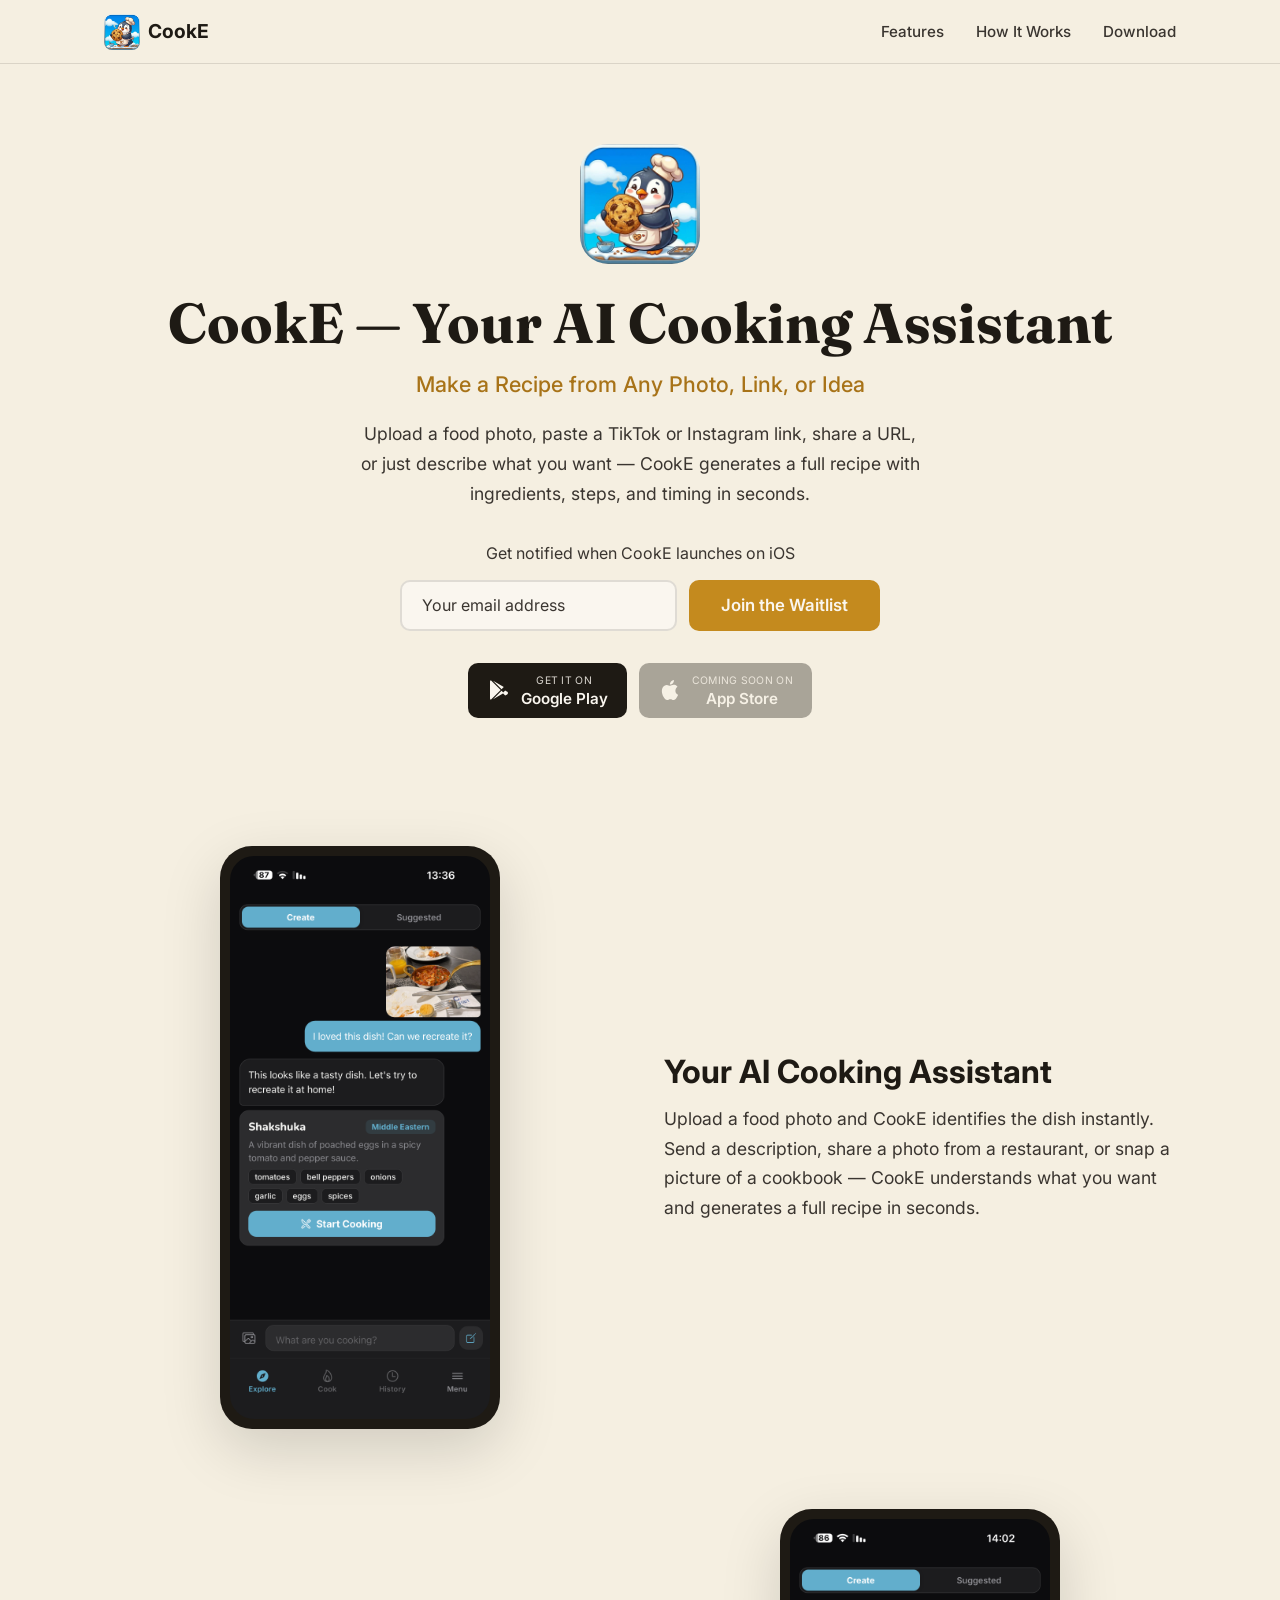
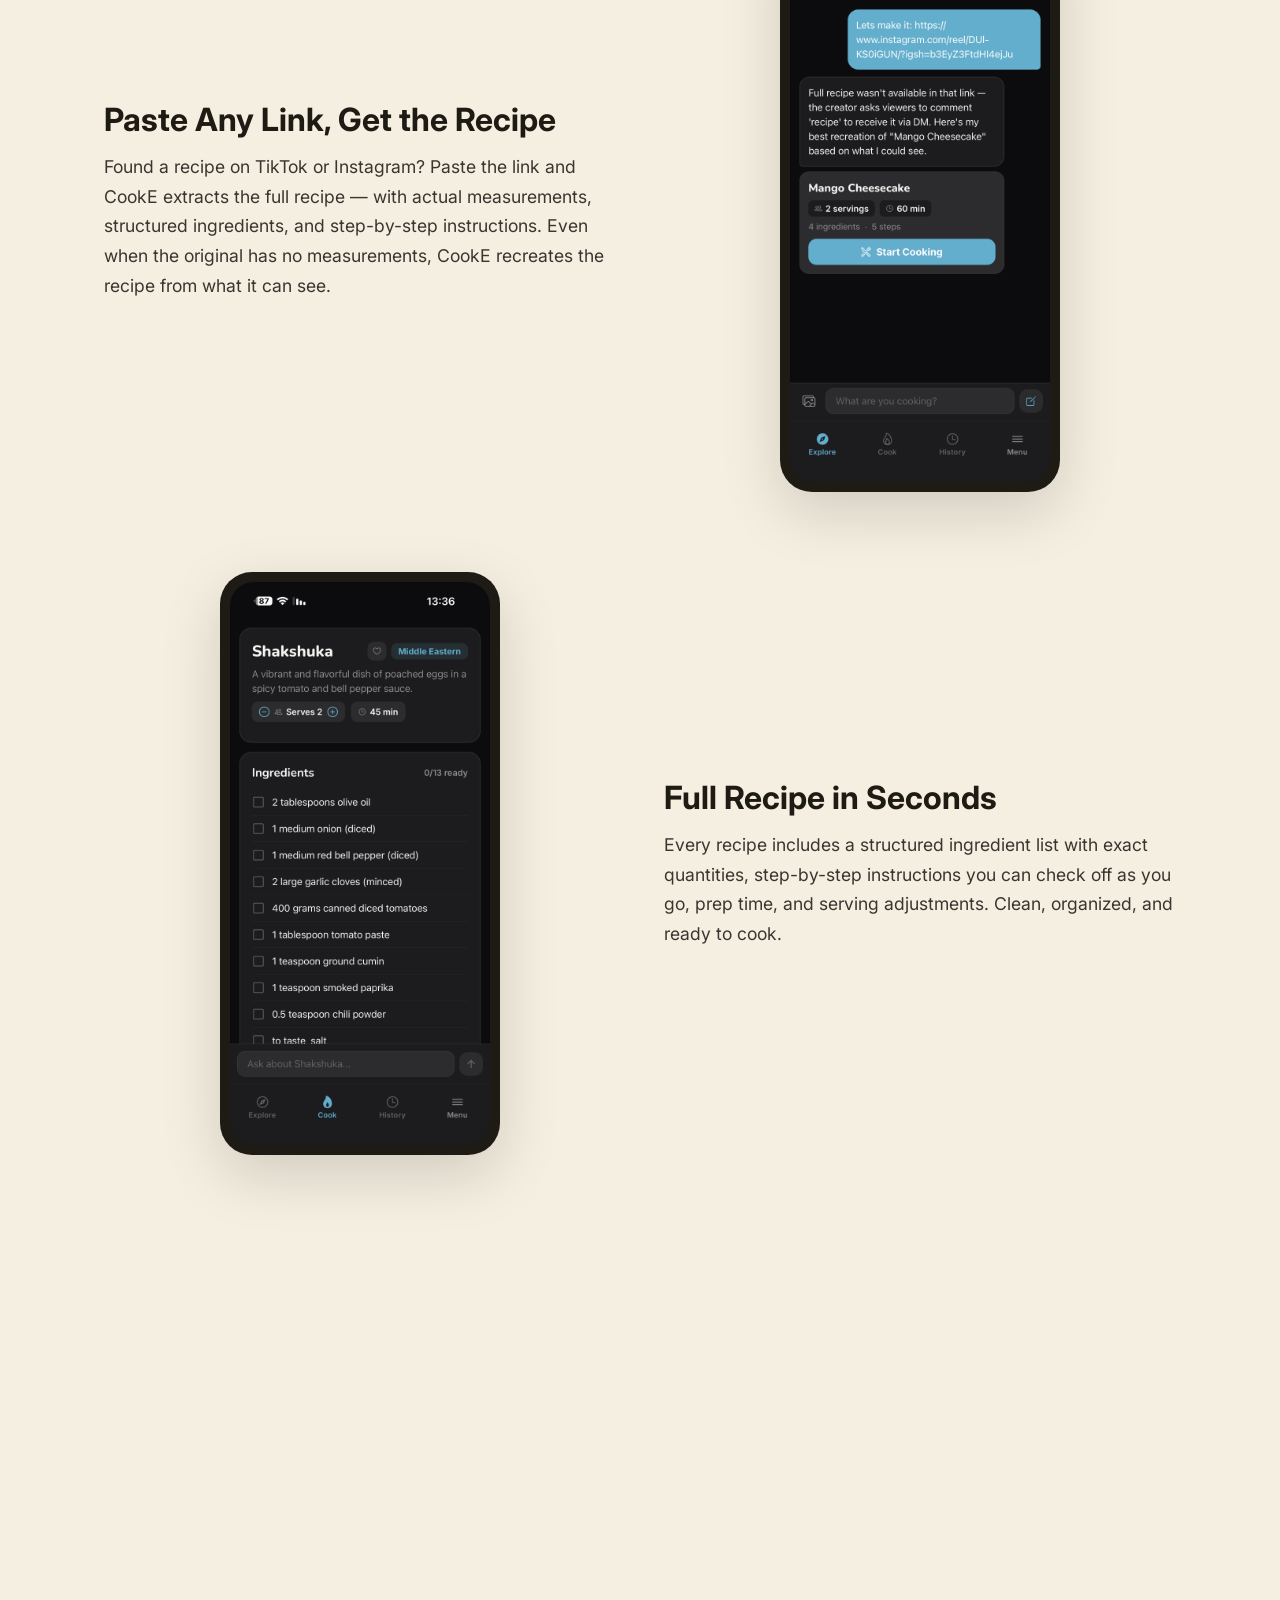
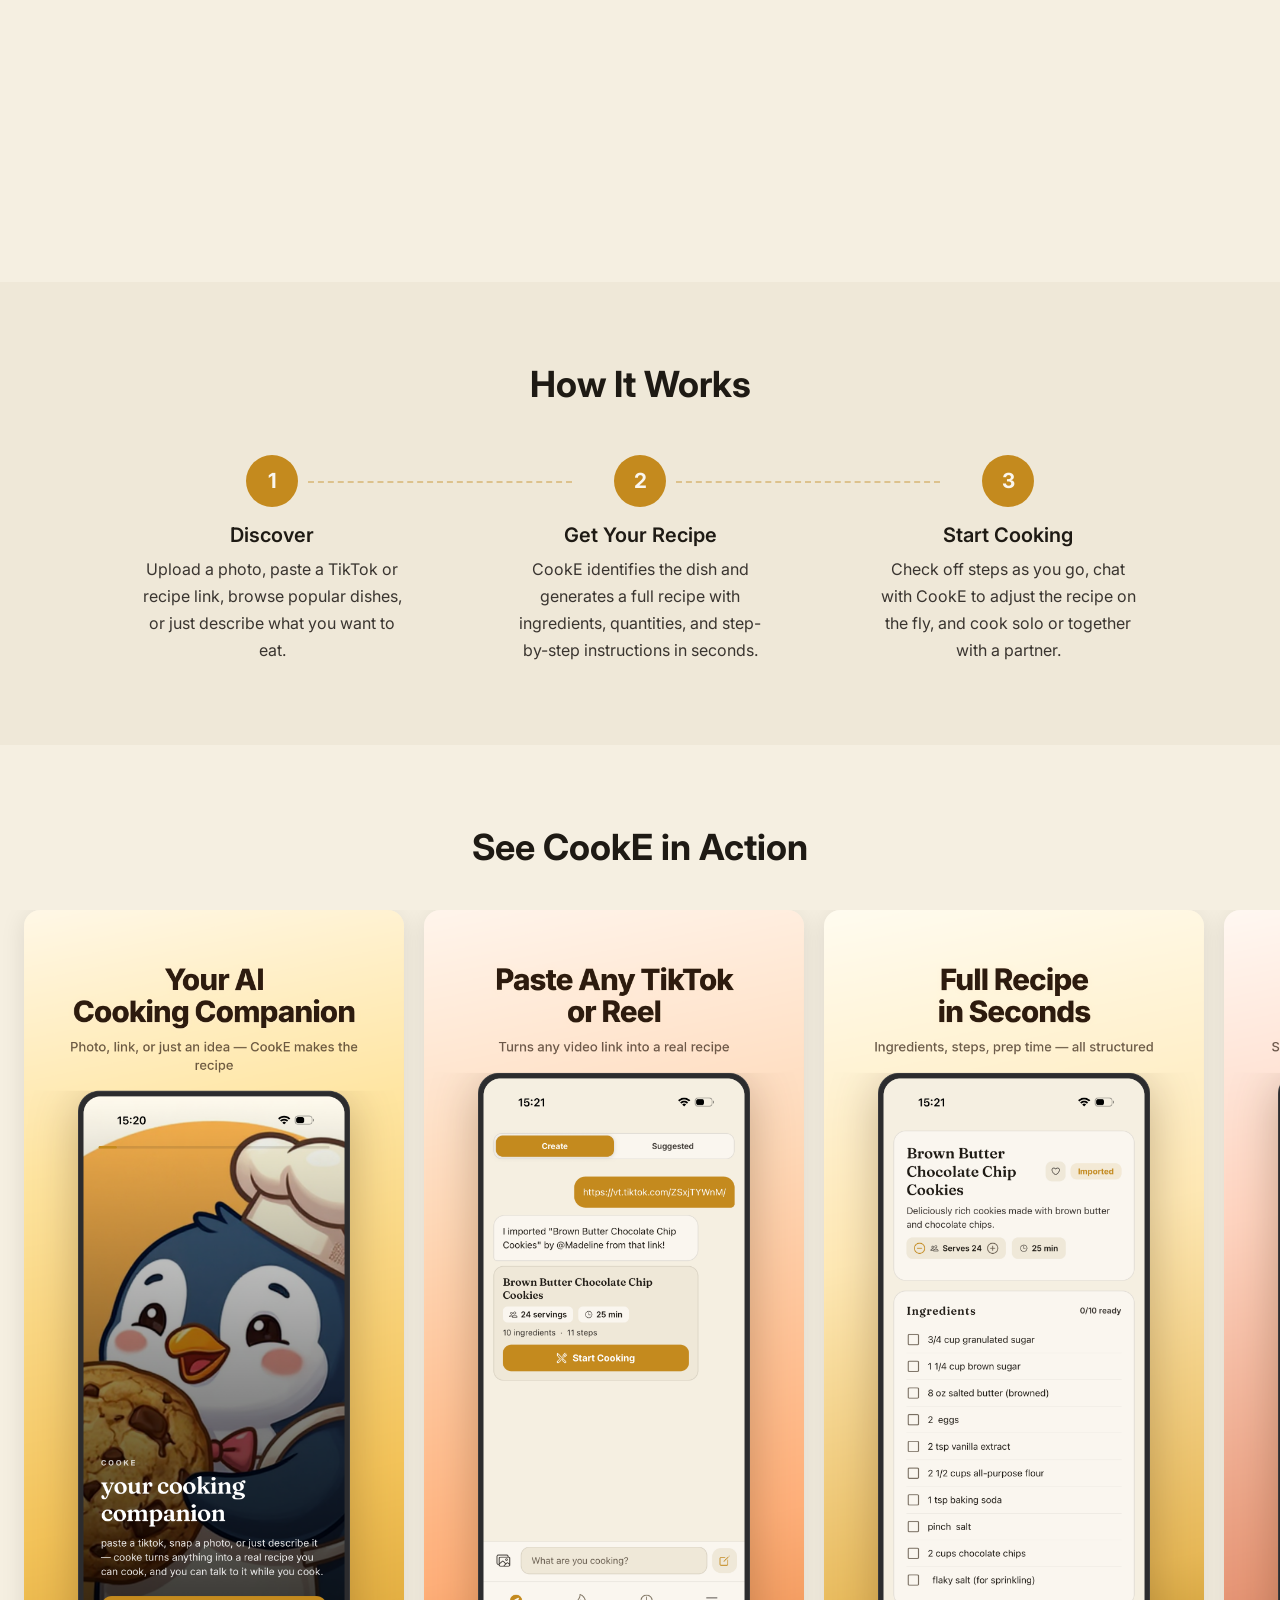
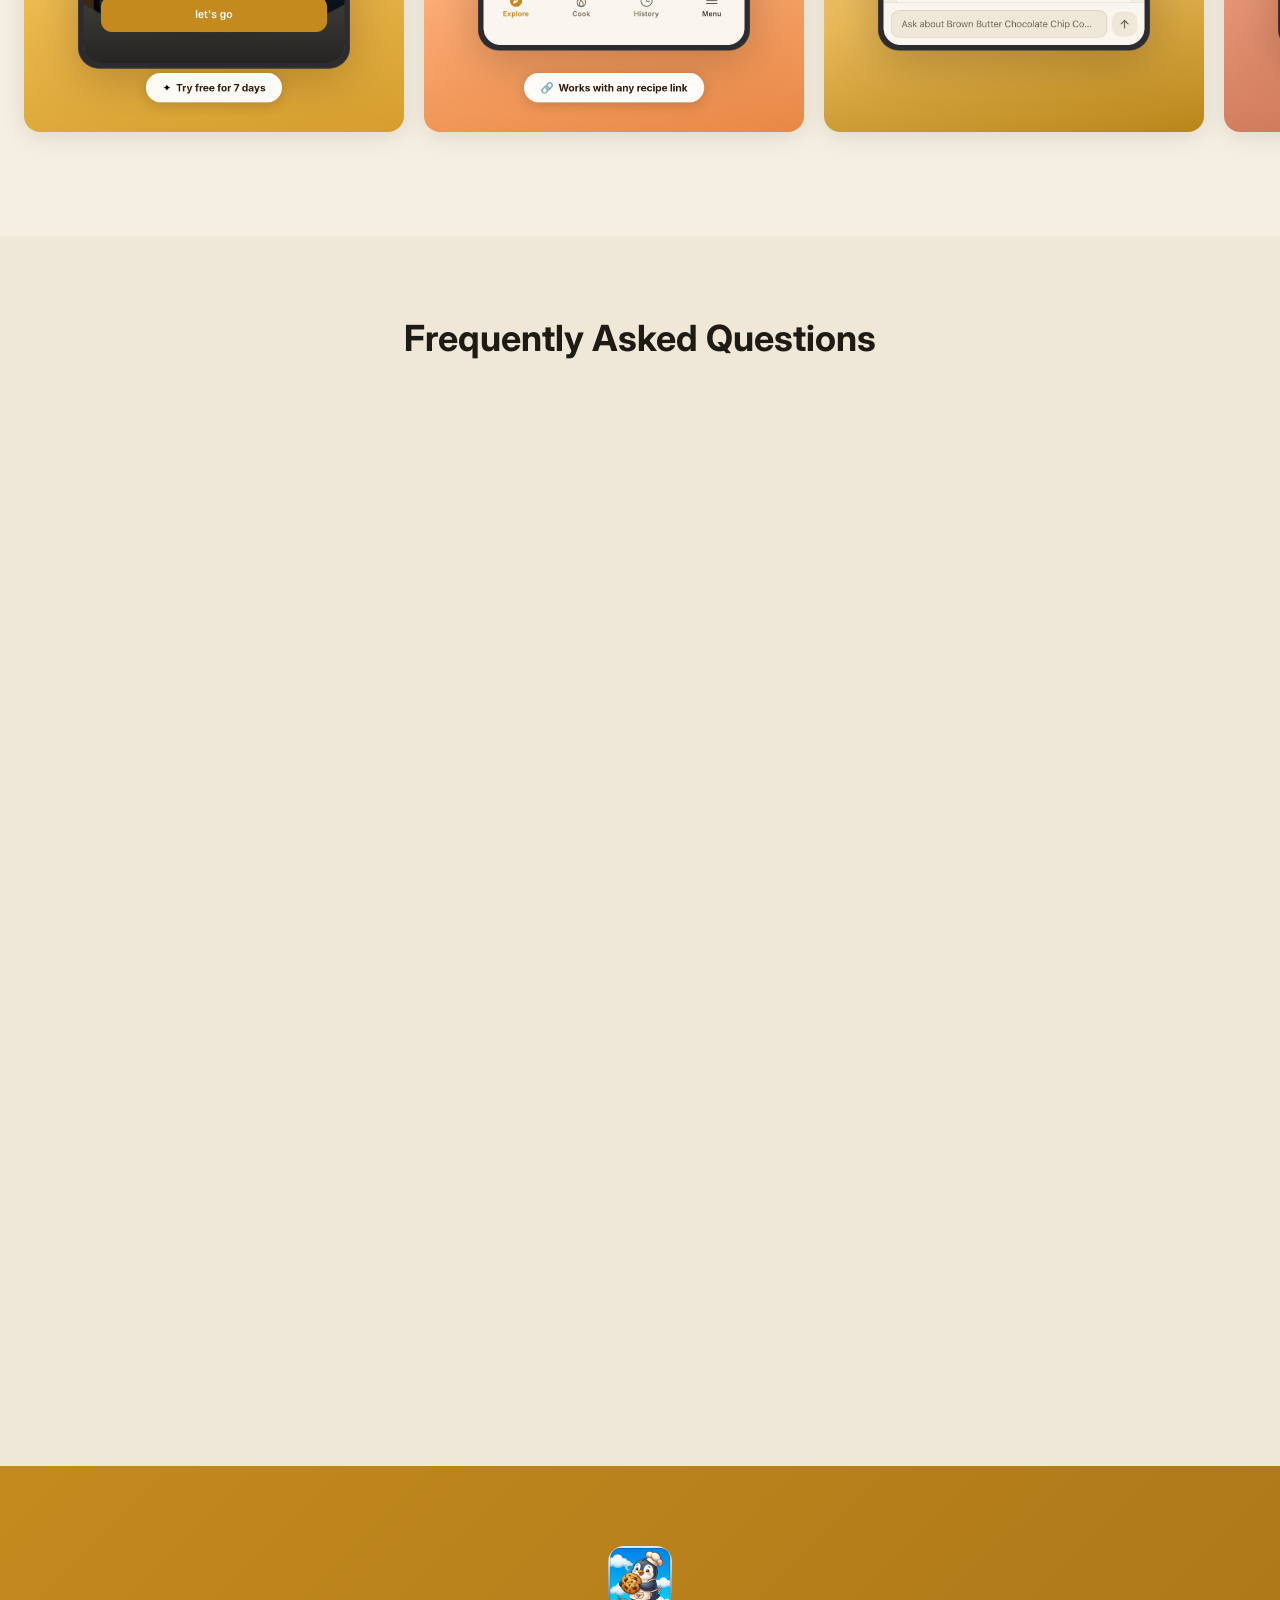
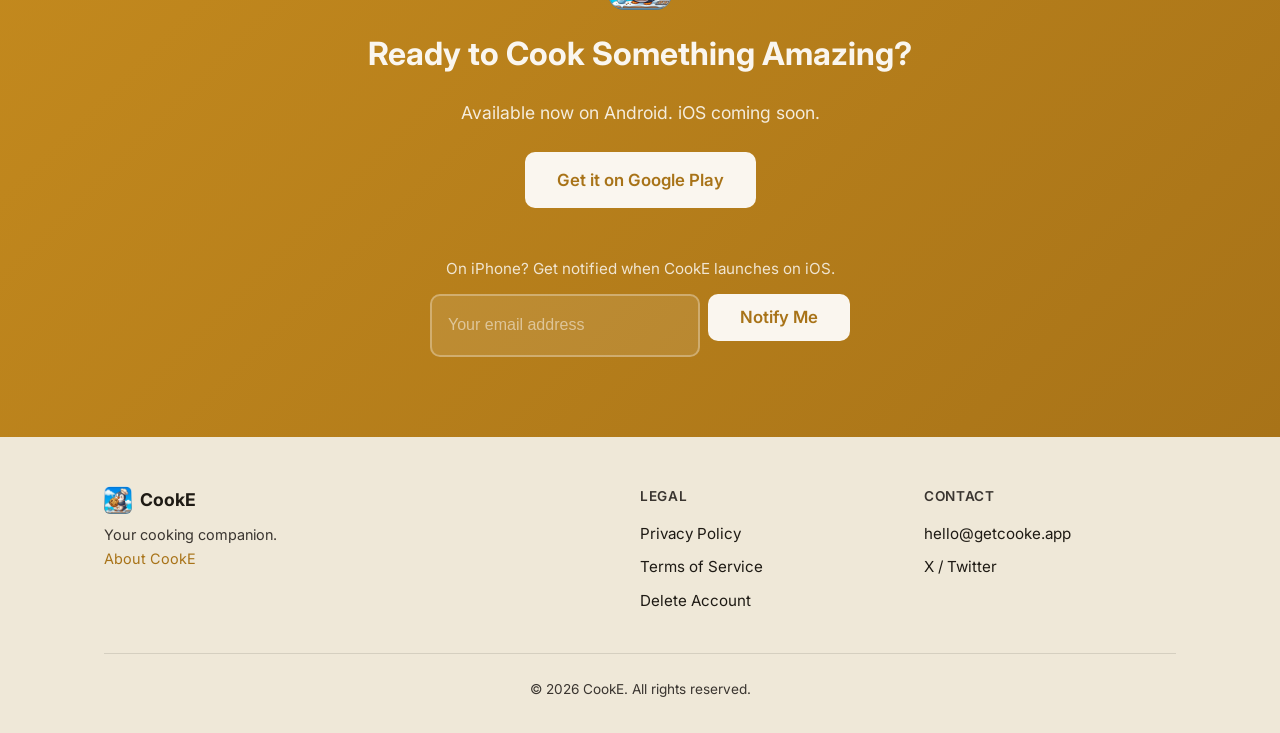
<file: index.html>
<!DOCTYPE html>
<html lang="en">
<head>
  <meta charset="UTF-8">
  <meta name="viewport" content="width=device-width, initial-scale=1.0">
  <title>CookE — AI Cooking Assistant</title>
  <meta name="description" content="Make a recipe from anything — upload a food photo, paste a TikTok or Instagram link, or just describe what you want. CookE generates a full recipe in seconds. Cook solo or together.">
  <meta name="robots" content="index, follow">
  <link rel="canonical" href="https://getcooke.app/">

  <!-- Open Graph -->
  <meta property="og:type" content="website">
  <meta property="og:title" content="CookE — AI Cooking Assistant">
  <meta property="og:description" content="Make a recipe from anything — upload a food photo, paste a TikTok or Instagram link, or just describe what you want. CookE generates a full recipe in seconds.">
  <meta property="og:image" content="https://getcooke.app/assets/og-image.jpg">
  <meta property="og:image:width" content="1200">
  <meta property="og:image:height" content="630">
  <meta property="og:url" content="https://getcooke.app/">

  <!-- Twitter Card -->
  <meta name="twitter:card" content="summary_large_image">
  <meta name="twitter:site" content="@getcooke_app">
  <meta name="twitter:title" content="CookE — AI Cooking Assistant">
  <meta name="twitter:description" content="Make a recipe from anything — upload a food photo, paste a TikTok or Instagram link, or just describe what you want. CookE generates a full recipe in seconds.">
  <meta name="twitter:image" content="https://getcooke.app/assets/og-image.jpg">

  <link rel="icon" href="assets/icon/CookE_Icon_512.jpg" type="image/jpeg">
  <meta name="theme-color" content="#C48A1E">

  <!-- Structured Data -->
  <script type="application/ld+json">
  {
    "@context": "https://schema.org",
    "@graph": [
      {
        "@type": "Organization",
        "@id": "https://getcooke.app/#organization",
        "name": "CookE",
        "url": "https://getcooke.app/",
        "logo": "https://getcooke.app/assets/icon/CookE_Icon_512.jpg",
        "description": "Cooking companion that turns any food photo, link, or idea into a step-by-step recipe.",
        "email": "hello@getcooke.app",
        "sameAs": [
          "https://x.com/getcooke_app"
        ],
        "contactPoint": {
          "@type": "ContactPoint",
          "email": "hello@getcooke.app",
          "contactType": "customer support"
        }
      },
      {
        "@type": "WebSite",
        "@id": "https://getcooke.app/#website",
        "name": "CookE",
        "alternateName": "CookE: AI Recipe Helper",
        "url": "https://getcooke.app/",
        "publisher": {
          "@id": "https://getcooke.app/#organization"
        }
      },
      {
        "@type": "WebPage",
        "@id": "https://getcooke.app/#webpage",
        "name": "CookE — AI Cooking Assistant",
        "description": "Make a recipe from anything — upload a food photo, paste a TikTok or Instagram link, share a URL, or just describe what you want. CookE generates a full structured recipe in seconds.",
        "url": "https://getcooke.app/",
        "inLanguage": "en",
        "isPartOf": {
          "@id": "https://getcooke.app/#website"
        },
        "about": {
          "@id": "https://getcooke.app/#software"
        }
      },
      {
        "@type": "SoftwareApplication",
        "@id": "https://getcooke.app/#software",
        "name": "CookE",
        "alternateName": "CookE: AI Recipe Helper",
        "description": "Make a recipe from anything — upload a food photo, paste a TikTok or Instagram link, share a URL, or just describe what you want. CookE generates a full structured recipe with ingredients, steps, and timing in seconds. Cook solo or together with a partner.",
        "url": "https://getcooke.app/",
        "applicationCategory": "LifestyleApplication",
        "operatingSystem": "Android, iOS",
        "image": "https://getcooke.app/assets/icon/CookE_Icon_512.jpg",
        "screenshot": [
          "https://getcooke.app/assets/screenshots/1.png",
          "https://getcooke.app/assets/screenshots/2.png",
          "https://getcooke.app/assets/screenshots/3.png",
          "https://getcooke.app/assets/screenshots/4.png",
          "https://getcooke.app/assets/screenshots/5.png",
          "https://getcooke.app/assets/screenshots/6.jpeg"
        ],
        "featureList": [
          "Make a recipe from any photo, TikTok link, Instagram Reel, URL, or text description",
          "AI recipe generation with ingredients, quantities, and step-by-step instructions",
          "Follow-up chat to swap ingredients, adjust servings, or handle dietary restrictions mid-recipe",
          "Cook Together mode with color-coded steps for two cooks (Him, Her, Together)",
          "Import recipes from TikTok, Instagram, food blogs, or handwritten recipe cards",
          "Step-by-step progress tracking with ingredient checklist"
        ],
        "offers": {
          "@type": "Offer",
          "price": "0",
          "priceCurrency": "USD",
          "availability": "https://schema.org/InStock"
        },
        "provider": {
          "@id": "https://getcooke.app/#organization"
        }
      },
      {
        "@type": "FAQPage",
        "@id": "https://getcooke.app/#faq",
        "mainEntity": [
          {
            "@type": "Question",
            "name": "What is CookE?",
            "acceptedAnswer": {
              "@type": "Answer",
              "text": "CookE is a cooking companion app that generates personalized recipes on demand. Unlike traditional recipe databases, CookE creates recipes from any input — upload a food photo, paste a TikTok or Instagram link, share a URL from a food blog, or just describe what you're in the mood for. Every recipe includes a full ingredient list with quantities, step-by-step instructions, prep time, and cooking tips."
            }
          },
          {
            "@type": "Question",
            "name": "How does CookE generate recipes?",
            "acceptedAnswer": {
              "@type": "Answer",
              "text": "CookE uses AI to identify dishes and generate complete recipes. When you upload a photo, CookE first runs it through an on-device food classifier, then uses AI to identify the exact dish and produce a structured recipe. When you paste a link from TikTok, Instagram, or a food blog, CookE reads the content and converts it into a clean, organized recipe with ingredients, steps, and timing."
            }
          },
          {
            "@type": "Question",
            "name": "Can I modify a recipe while cooking?",
            "acceptedAnswer": {
              "@type": "Answer",
              "text": "Yes. CookE includes a follow-up chat feature that lets you adjust recipes on the fly. If you realize you're out of an ingredient, just ask CookE for a substitute and it updates the recipe instantly. You can also make the dish spicier, reduce servings, or accommodate dietary restrictions — all without starting over."
            }
          },
          {
            "@type": "Question",
            "name": "Is CookE free to try?",
            "acceptedAnswer": {
              "@type": "Answer",
              "text": "CookE offers a 7-day free trial with full access to all features. After the trial, you can choose a monthly or annual plan to continue. The annual plan saves 33% compared to monthly. You can cancel anytime during the trial and won't be charged."
            }
          },
          {
            "@type": "Question",
            "name": "Can I import recipes from TikTok or Instagram?",
            "acceptedAnswer": {
              "@type": "Answer",
              "text": "Yes. Paste any TikTok, Instagram Reel, or recipe URL directly into CookE and it will read the content, identify the dish, and convert it into a clear, structured recipe. You can also upload photos of handwritten recipe cards or cookbook pages."
            }
          }
        ]
      }
    ]
  }
  </script>

  <link rel="preload" as="image" href="assets/icon/CookE_Icon_512.jpg">
  <link rel="preconnect" href="https://fonts.googleapis.com">
  <link rel="preconnect" href="https://fonts.gstatic.com" crossorigin>
  <link rel="preload" as="style" href="https://fonts.googleapis.com/css2?family=Inter:wght@400;500;600;700&family=Fraunces:ital,opsz,wght@0,9..144,600;1,9..144,600&family=Caveat:wght@500&display=swap" onload="this.onload=null;this.rel='stylesheet'">
  <noscript><link rel="stylesheet" href="https://fonts.googleapis.com/css2?family=Inter:wght@400;500;600;700&family=Fraunces:ital,opsz,wght@0,9..144,600;1,9..144,600&family=Caveat:wght@500&display=swap"></noscript>
  <link rel="stylesheet" href="style.css">
</head>
<body>

  <!-- Navigation -->
  <nav class="site-nav">
    <div class="container">
      <a href="/" class="nav-brand">
        <img src="assets/icon/CookE_Icon_512.jpg" alt="CookE icon" width="36" height="36">
        CookE
      </a>
      <button class="hamburger" aria-label="Toggle menu">
        <span></span><span></span><span></span>
      </button>
      <ul class="nav-links">
        <li><a href="#features">Features</a></li>
        <li><a href="#how-it-works">How It Works</a></li>
        <li><a href="#ios-waitlist">Download</a></li>
      </ul>
    </div>
  </nav>

  <!-- Hero -->
  <section class="hero">
    <img src="assets/icon/CookE_Icon_512.jpg" alt="CookE mascot" class="hero-icon" width="120" height="120">
    <h1>CookE &mdash; Your AI Cooking Assistant</h1>
    <p class="tagline">Make a Recipe from Any Photo, Link, or Idea</p>
    <p class="description">Upload a food photo, paste a TikTok or Instagram link, share a URL, or just describe what you want &mdash; CookE generates a full recipe with ingredients, steps, and timing in seconds.</p>
    <div class="hero-ctas">
      <p class="hero-waitlist-label">Get notified when CookE launches on iOS</p>
      <form class="early-access-form" data-action="https://script.google.com/macros/s/AKfycby9JEBsoLzI1VFVrNOmWcHt-5zb-0W4CGZV7X8S8lZ4A1R89yy1nJ3BYKTUxWFGt2iP/exec" id="hero-ios-form">
        <input type="email" name="email" placeholder="Your email address" required>
        <input type="hidden" name="platform" value="iOS">
        <button type="submit" class="btn btn-primary">Join the Waitlist</button>
      </form>
      <p class="form-success" id="hero-ios-success">You're on the list! We'll email you when CookE launches on iOS.</p>
    </div>
    <div class="store-badges">
      <a href="https://play.google.com/store/apps/details?id=com.cooke.app" class="store-badge" target="_blank" rel="noopener">
        <svg class="store-badge-icon" viewBox="0 0 24 24" width="24" height="24" fill="currentColor"><path d="M3 20.5v-17c0-.59.34-1.11.84-1.35L13.69 12l-9.85 9.85c-.5-.24-.84-.76-.84-1.35zm13.81-5.38L6.05 21.34l8.49-8.49 2.27 2.27zm3.35-1.72c.51.31.84.87.84 1.5 0 .63-.33 1.19-.84 1.5l-1.97 1.18-2.52-2.52 2.52-2.52 1.97 1.18zM6.05 2.66l10.76 6.22-2.27 2.27-8.49-8.49z"/></svg>
        <div>
          <span class="store-badge-label">Get it on</span>
          <span class="store-badge-store">Google Play</span>
        </div>
      </a>
      <div class="store-badge faded">
        <svg class="store-badge-icon" viewBox="0 0 24 24" width="24" height="24" fill="currentColor"><path d="M18.71 19.5c-.83 1.24-1.71 2.45-3.05 2.47-1.34.03-1.77-.79-3.29-.79-1.53 0-2 .77-3.27.82-1.31.05-2.3-1.32-3.14-2.53C4.25 17 2.94 12.45 4.7 9.39c.87-1.52 2.43-2.48 4.12-2.51 1.28-.02 2.5.87 3.29.87.78 0 2.26-1.07 3.8-.91.65.03 2.47.26 3.64 1.98-.09.06-2.17 1.28-2.15 3.81.03 3.02 2.65 4.03 2.68 4.04-.03.07-.42 1.44-1.38 2.83M13 3.5c.73-.83 1.94-1.46 2.94-1.5.13 1.17-.34 2.35-1.04 3.19-.69.85-1.83 1.51-2.95 1.42-.15-1.15.41-2.35 1.05-3.11z"/></svg>
        <div>
          <span class="store-badge-label">Coming soon on</span>
          <span class="store-badge-store">App Store</span>
        </div>
      </div>
    </div>
  </section>

  <!-- Feature Showcase -->
  <section id="features" class="features-showcase">
    <div class="container">

      <div class="feature-block fade-in">
        <div class="feature-visual">
          <div class="phone-mockup">
            <img src="assets/screenshots/1.png" alt="CookE AI chat identifying a dish from a photo" loading="lazy" width="260" height="563">
          </div>
        </div>
        <div class="feature-text">
          <h2>Your AI Cooking Assistant</h2>
          <p>Upload a food photo and CookE identifies the dish instantly. Send a description, share a photo from a restaurant, or snap a picture of a cookbook &mdash; CookE understands what you want and generates a full recipe in seconds.</p>
        </div>
      </div>

      <div class="feature-block reverse fade-in">
        <div class="feature-visual">
          <div class="phone-mockup">
            <img src="assets/screenshots/2.png" alt="CookE importing a recipe from an Instagram link" loading="lazy" width="260" height="563">
          </div>
        </div>
        <div class="feature-text">
          <h2>Paste Any Link, Get the Recipe</h2>
          <p>Found a recipe on TikTok or Instagram? Paste the link and CookE extracts the full recipe &mdash; with actual measurements, structured ingredients, and step-by-step instructions. Even when the original has no measurements, CookE recreates the recipe from what it can see.</p>
        </div>
      </div>

      <div class="feature-block fade-in">
        <div class="feature-visual">
          <div class="phone-mockup">
            <img src="assets/screenshots/3.png" alt="CookE full recipe with ingredients checklist" loading="lazy" width="260" height="563">
          </div>
        </div>
        <div class="feature-text">
          <h2>Full Recipe in Seconds</h2>
          <p>Every recipe includes a structured ingredient list with exact quantities, step-by-step instructions you can check off as you go, prep time, and serving adjustments. Clean, organized, and ready to cook.</p>
        </div>
      </div>

      <div class="feature-block reverse fade-in">
        <div class="feature-visual">
          <div class="phone-mockup">
            <img src="assets/screenshots/4.png" alt="CookE follow-up chat swapping an ingredient mid-cook" loading="lazy" width="260" height="563">
          </div>
        </div>
        <div class="feature-text">
          <h2>Stuck Mid-Cook? Just Ask.</h2>
          <p>Out of cilantro? Need a dairy-free swap? Just type it and CookE updates the recipe on the fly. No starting over, no searching for a different recipe. Your progress stays intact and the recipe adapts to what you actually have in your kitchen.</p>
        </div>
      </div>

    </div>
  </section>

  <!-- How It Works -->
  <section id="how-it-works" class="how-it-works">
    <div class="container">
      <h2>How It Works</h2>
      <div class="steps">
        <div class="step fade-in">
          <div class="step-number">1</div>
          <h3>Discover</h3>
          <p>Upload a photo, paste a TikTok or recipe link, browse popular dishes, or just describe what you want to eat.</p>
        </div>
        <div class="step fade-in">
          <div class="step-number">2</div>
          <h3>Get Your Recipe</h3>
          <p>CookE identifies the dish and generates a full recipe with ingredients, quantities, and step-by-step instructions in seconds.</p>
        </div>
        <div class="step fade-in">
          <div class="step-number">3</div>
          <h3>Start Cooking</h3>
          <p>Check off steps as you go, chat with CookE to adjust the recipe on the fly, and cook solo or together with a partner.</p>
        </div>
      </div>
    </div>
  </section>

  <!-- Screenshot Gallery -->
  <section class="gallery">
    <div class="container">
      <h2>See CookE in Action</h2>
    </div>
    <div class="gallery-scroll gallery-scroll--store">
      <img src="assets/store-listings/01-hero.png" alt="CookE - Your AI Cooking Companion" loading="lazy" class="store-listing-img">
      <img src="assets/store-listings/02-import.png" alt="CookE - Paste any TikTok or Reel" loading="lazy" class="store-listing-img">
      <img src="assets/store-listings/03-recipe.png" alt="CookE - Full recipe in seconds" loading="lazy" class="store-listing-img">
      <img src="assets/store-listings/04-chat.png" alt="CookE - Stuck mid-cook? Just ask" loading="lazy" class="store-listing-img">
      <img src="assets/store-listings/05-browse.png" alt="CookE - 1,000+ verified recipes" loading="lazy" class="store-listing-img">
      <img src="assets/store-listings/06-free-tier.png" alt="CookE - Try free for 7 days" loading="lazy" class="store-listing-img">
    </div>
  </section>

  <!-- FAQ -->
  <section id="faq" class="faq-section">
    <div class="container">
      <h2>Frequently Asked Questions</h2>

      <div class="faq-item fade-in">
        <h3>What is CookE?</h3>
        <p>CookE is a cooking companion app that generates personalized recipes on demand. Unlike traditional recipe databases, CookE creates recipes from any input you give it — upload a food photo, paste a TikTok or Instagram link, share a URL from a food blog, or just describe what you're in the mood for. Every recipe includes a full ingredient list with quantities, step-by-step instructions, prep time, and cooking tips. CookE is available on Android with iOS coming soon.</p>
      </div>

      <div class="faq-item fade-in">
        <h3>How does CookE generate recipes?</h3>
        <p>CookE uses AI to identify dishes and generate complete recipes. When you upload a photo, CookE first runs it through an on-device food classifier, then uses AI to identify the exact dish and produce a structured recipe. When you paste a link from TikTok, Instagram, or a food blog, CookE reads the content and converts it into a clean, organized recipe with ingredients, steps, and timing. Text descriptions work the same way — just type what you want and CookE creates the recipe from scratch.</p>
      </div>

      <div class="faq-item fade-in">
        <h3>Can I modify a recipe while cooking?</h3>
        <p>Yes. CookE includes a follow-up chat feature that lets you adjust recipes on the fly. If you realize you're out of an ingredient, just type "I don't have cream, what can I use?" and CookE updates the recipe instantly. You can also ask it to make the dish spicier, reduce servings, or accommodate dietary restrictions — all without starting over or searching for a different recipe. Your progress stays intact.</p>
      </div>

      <div class="faq-item fade-in">
        <h3>Is CookE free to try?</h3>
        <p>CookE offers a 7-day free trial with full access to all features. After the trial, you can choose a monthly or annual plan to continue. The annual plan saves 33% compared to monthly billing. You can cancel anytime during the trial and won't be charged.</p>
      </div>

      <div class="faq-item fade-in">
        <h3>Can I import recipes from TikTok or Instagram?</h3>
        <p>Yes. Paste any TikTok, Instagram Reel, or recipe URL directly into CookE and it will read the content, identify the dish, and convert it into a clear, structured recipe with organized ingredients and step-by-step instructions. You can also upload photos of handwritten recipe cards or cookbook pages — CookE reads and structures them the same way.</p>
      </div>
    </div>
  </section>

  <!-- Download CTA -->
  <section id="ios-waitlist" class="download-cta">
    <img src="assets/icon/CookE_Icon_512.jpg" alt="CookE" width="64" height="64">
    <h2>Ready to Cook Something Amazing?</h2>
    <p class="cta-subtitle">Available now on Android. iOS coming soon.</p>
    <a href="https://play.google.com/store/apps/details?id=com.cooke.app" class="btn btn-white" target="_blank" rel="noopener">Get it on Google Play</a>
    <p class="ios-waitlist-label">On iPhone? Get notified when CookE launches on iOS.</p>
    <form class="ios-waitlist-form" data-action="https://script.google.com/macros/s/AKfycby9JEBsoLzI1VFVrNOmWcHt-5zb-0W4CGZV7X8S8lZ4A1R89yy1nJ3BYKTUxWFGt2iP/exec" id="ios-form">
      <input type="email" name="email" placeholder="Your email address" required>
      <input type="hidden" name="platform" value="iOS">
      <button type="submit" class="btn btn-white">Notify Me</button>
    </form>
    <p class="form-success form-success--dark" id="ios-success">You're on the list! We'll email you when CookE launches on iOS.</p>
  </section>

  <!-- Footer -->
  <footer class="site-footer">
    <div class="container">
      <div class="footer-grid">
        <div>
          <div class="footer-brand">
            <img src="assets/icon/CookE_Icon_512.jpg" alt="CookE" width="28" height="28">
            CookE
          </div>
          <p class="footer-tagline">Your cooking companion.</p>
          <p class="footer-tagline"><a href="about.html">About CookE</a></p>
        </div>
        <div>
          <h4>Legal</h4>
          <ul class="footer-links">
            <li><a href="privacy-policy.html">Privacy Policy</a></li>
            <li><a href="terms-of-service.html">Terms of Service</a></li>
            <li><a href="delete-account.html">Delete Account</a></li>
          </ul>
        </div>
        <div>
          <h4>Contact</h4>
          <ul class="footer-links">
            <li><a href="mailto:hello@getcooke.app">hello@getcooke.app</a></li>
            <li><a href="https://x.com/getcooke_app" target="_blank" rel="noopener">X / Twitter</a></li>
          </ul>
        </div>
      </div>
      <div class="footer-bottom">
        &copy; 2026 CookE. All rights reserved.
      </div>
    </div>
  </footer>

  <script src="app.js" defer></script>
</body>
</html>
</file>
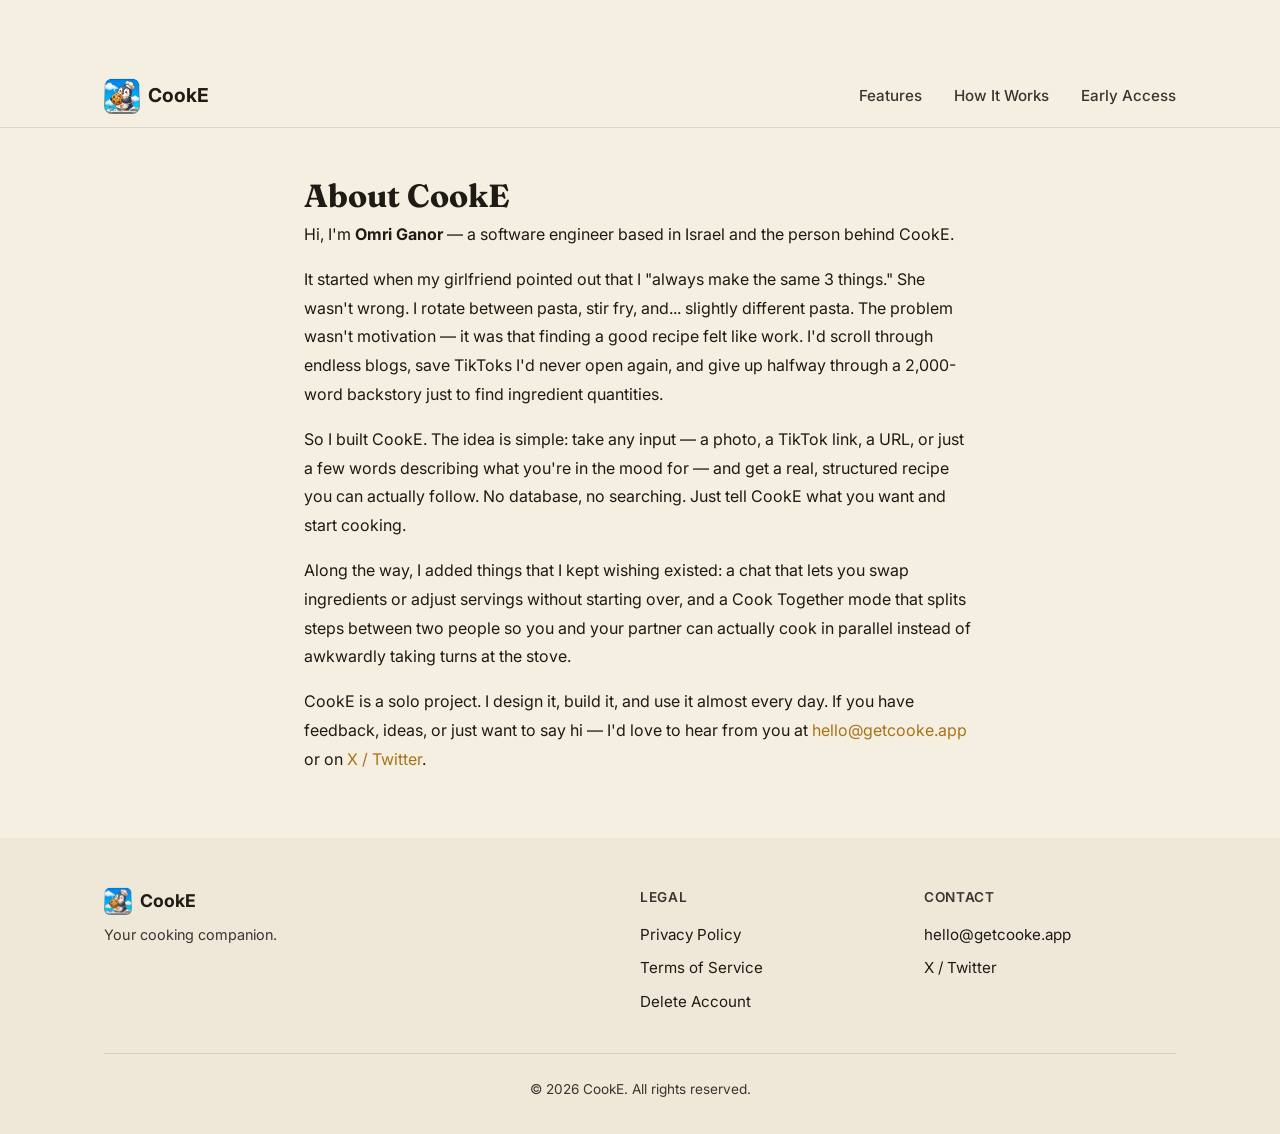
<file: about.html>
<!DOCTYPE html>
<html lang="en">
<head>
  <meta charset="UTF-8">
  <meta name="viewport" content="width=device-width, initial-scale=1.0">
  <title>About — CookE</title>
  <meta name="description" content="CookE is built by Omri Ganor, a software engineer in Israel. The story behind the AI cooking companion — from always making the same 3 dishes to building an app that generates recipes from any photo, link, or idea.">
  <meta name="robots" content="index, follow">
  <link rel="canonical" href="https://getcooke.app/about.html">
  <meta name="theme-color" content="#C48A1E">
  <script type="application/ld+json">
  {
    "@context": "https://schema.org",
    "@type": "AboutPage",
    "name": "About CookE",
    "url": "https://getcooke.app/about.html",
    "mainEntity": {
      "@type": "Organization",
      "@id": "https://getcooke.app/#organization",
      "name": "CookE",
      "founder": {
        "@type": "Person",
        "name": "Omri Ganor",
        "jobTitle": "Founder & Developer",
        "url": "https://getcooke.app/about.html"
      }
    }
  }
  </script>
  <link rel="icon" href="assets/icon/CookE_Icon_512.jpg" type="image/jpeg">
  <link rel="preconnect" href="https://fonts.googleapis.com">
  <link rel="preconnect" href="https://fonts.gstatic.com" crossorigin>
  <link rel="preload" as="style" href="https://fonts.googleapis.com/css2?family=Inter:wght@400;500;600;700&family=Fraunces:ital,opsz,wght@0,9..144,600;1,9..144,600&family=Caveat:wght@500&display=swap" onload="this.onload=null;this.rel='stylesheet'">
  <noscript><link rel="stylesheet" href="https://fonts.googleapis.com/css2?family=Inter:wght@400;500;600;700&family=Fraunces:ital,opsz,wght@0,9..144,600;1,9..144,600&family=Caveat:wght@500&display=swap"></noscript>
  <link rel="stylesheet" href="style.css">
</head>
<body class="page-legal">

  <nav class="site-nav">
    <div class="container">
      <a href="/" class="nav-brand">
        <img src="assets/icon/CookE_Icon_512.jpg" alt="CookE icon" width="36" height="36">
        CookE
      </a>
      <button class="hamburger" aria-label="Toggle menu">
        <span></span><span></span><span></span>
      </button>
      <ul class="nav-links">
        <li><a href="/#features">Features</a></li>
        <li><a href="/#how-it-works">How It Works</a></li>
        <li><a href="/#early-access">Early Access</a></li>
      </ul>
    </div>
  </nav>

  <main>
    <h1>About CookE</h1>

    <p>Hi, I'm <strong>Omri Ganor</strong> — a software engineer based in Israel and the person behind CookE.</p>

    <p>It started when my girlfriend pointed out that I "always make the same 3 things." She wasn't wrong. I rotate between pasta, stir fry, and... slightly different pasta. The problem wasn't motivation — it was that finding a good recipe felt like work. I'd scroll through endless blogs, save TikToks I'd never open again, and give up halfway through a 2,000-word backstory just to find ingredient quantities.</p>

    <p>So I built CookE. The idea is simple: take any input — a photo, a TikTok link, a URL, or just a few words describing what you're in the mood for — and get a real, structured recipe you can actually follow. No database, no searching. Just tell CookE what you want and start cooking.</p>

    <p>Along the way, I added things that I kept wishing existed: a chat that lets you swap ingredients or adjust servings without starting over, and a Cook Together mode that splits steps between two people so you and your partner can actually cook in parallel instead of awkwardly taking turns at the stove.</p>

    <p>CookE is a solo project. I design it, build it, and use it almost every day. If you have feedback, ideas, or just want to say hi — I'd love to hear from you at <a href="mailto:hello@getcooke.app">hello@getcooke.app</a> or on <a href="https://x.com/getcooke_app" target="_blank" rel="noopener">X / Twitter</a>.</p>
  </main>

  <footer class="site-footer">
    <div class="container">
      <div class="footer-grid">
        <div>
          <div class="footer-brand">
            <img src="assets/icon/CookE_Icon_512.jpg" alt="CookE" width="28" height="28">
            CookE
          </div>
          <p class="footer-tagline">Your cooking companion.</p>
        </div>
        <div>
          <h4>Legal</h4>
          <ul class="footer-links">
            <li><a href="privacy-policy.html">Privacy Policy</a></li>
            <li><a href="terms-of-service.html">Terms of Service</a></li>
            <li><a href="delete-account.html">Delete Account</a></li>
          </ul>
        </div>
        <div>
          <h4>Contact</h4>
          <ul class="footer-links">
            <li><a href="mailto:hello@getcooke.app">hello@getcooke.app</a></li>
            <li><a href="https://x.com/getcooke_app" target="_blank" rel="noopener">X / Twitter</a></li>
          </ul>
        </div>
      </div>
      <div class="footer-bottom">
        &copy; 2026 CookE. All rights reserved.
      </div>
    </div>
  </footer>

  <script src="app.js" defer></script>
</body>
</html>
</file>
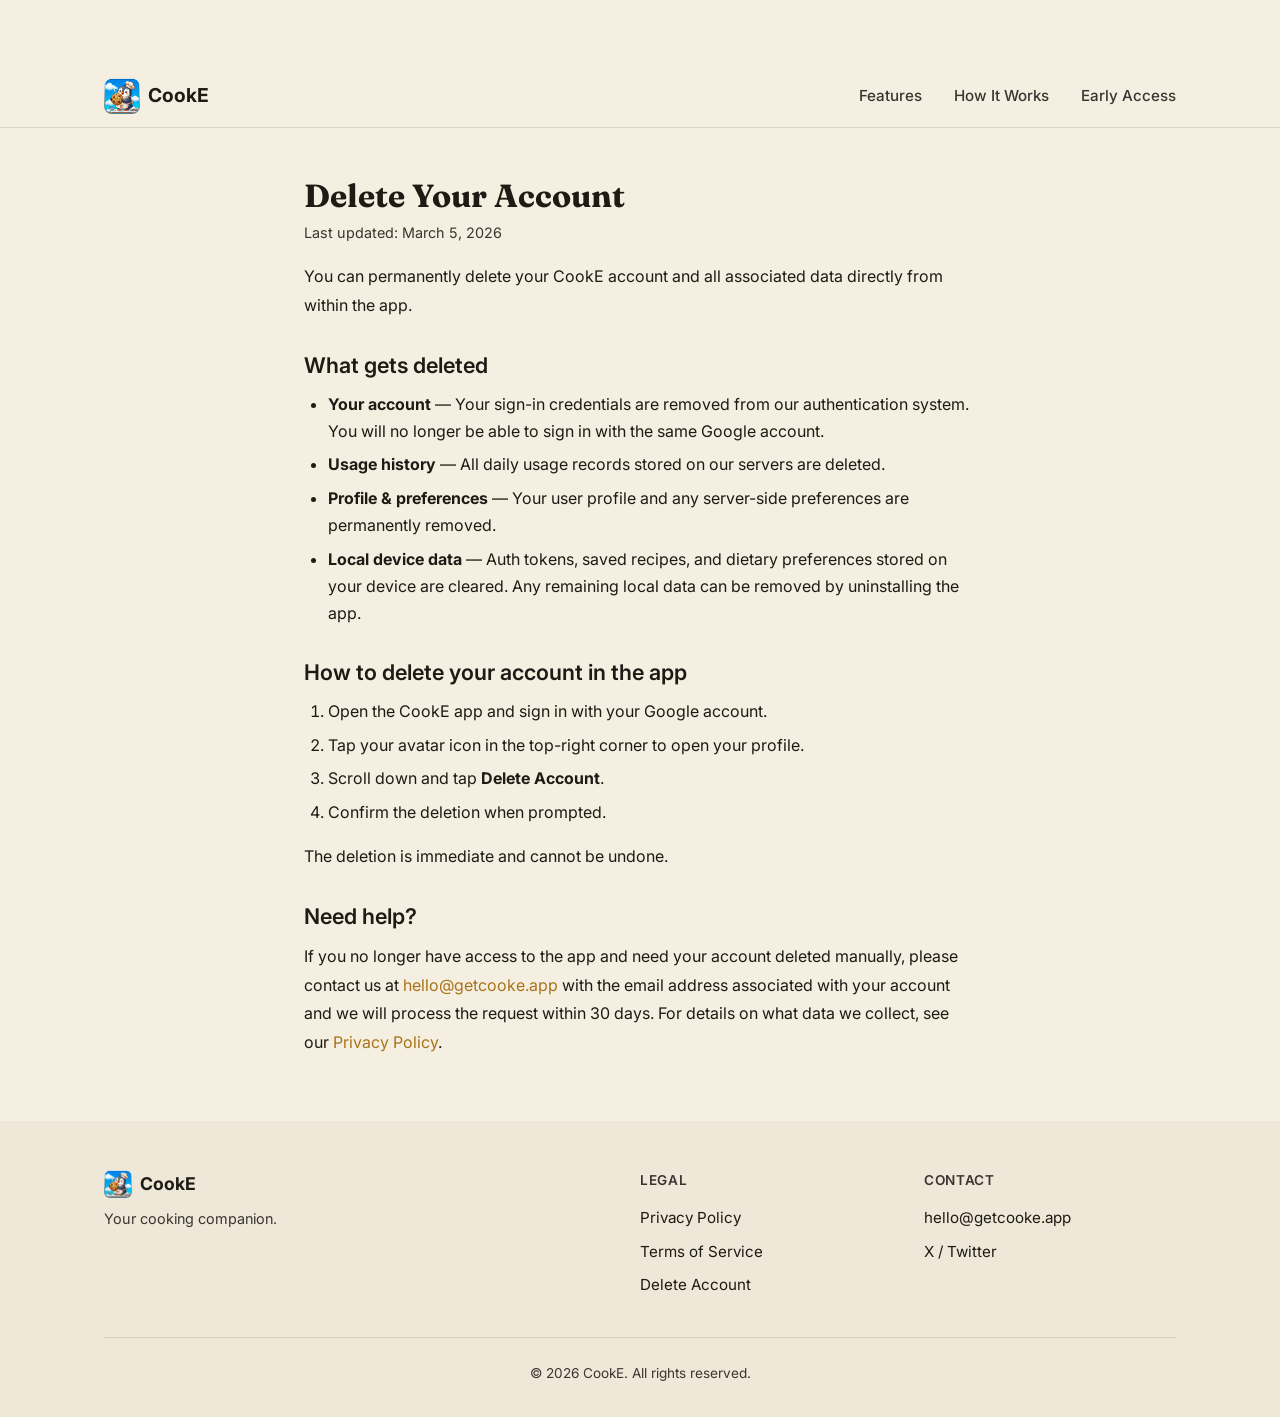
<file: delete-account.html>
<!DOCTYPE html>
<html lang="en">
<head>
  <meta charset="UTF-8">
  <meta name="viewport" content="width=device-width, initial-scale=1.0">
  <title>Delete Your Account — CookE</title>
  <meta name="description" content="How to permanently delete your CookE account and all associated data. Available in-app or by contacting support.">
  <meta name="robots" content="noindex, follow">
  <link rel="canonical" href="https://getcooke.app/delete-account.html">
  <meta name="theme-color" content="#C48A1E">
  <link rel="icon" href="assets/icon/CookE_Icon_512.jpg" type="image/jpeg">
  <link rel="preconnect" href="https://fonts.googleapis.com">
  <link rel="preconnect" href="https://fonts.gstatic.com" crossorigin>
  <link href="https://fonts.googleapis.com/css2?family=Inter:wght@400;500;600;700&family=Fraunces:ital,opsz,wght@0,9..144,600;1,9..144,600&family=Caveat:wght@500&display=swap" rel="stylesheet">
  <link rel="stylesheet" href="style.css">
</head>
<body class="page-legal">

  <nav class="site-nav">
    <div class="container">
      <a href="/" class="nav-brand">
        <img src="assets/icon/CookE_Icon_512.jpg" alt="CookE icon" width="36" height="36">
        CookE
      </a>
      <button class="hamburger" aria-label="Toggle menu">
        <span></span><span></span><span></span>
      </button>
      <ul class="nav-links">
        <li><a href="/#features">Features</a></li>
        <li><a href="/#how-it-works">How It Works</a></li>
        <li><a href="/#early-access">Early Access</a></li>
      </ul>
    </div>
  </nav>

  <main>
    <h1>Delete Your Account</h1>
    <p class="effective-date">Last updated: March 5, 2026</p>

    <p>You can permanently delete your CookE account and all associated data directly from within the app.</p>

    <h2>What gets deleted</h2>
    <ul>
      <li><strong>Your account</strong> — Your sign-in credentials are removed from our authentication system. You will no longer be able to sign in with the same Google account.</li>
      <li><strong>Usage history</strong> — All daily usage records stored on our servers are deleted.</li>
      <li><strong>Profile &amp; preferences</strong> — Your user profile and any server-side preferences are permanently removed.</li>
      <li><strong>Local device data</strong> — Auth tokens, saved recipes, and dietary preferences stored on your device are cleared. Any remaining local data can be removed by uninstalling the app.</li>
    </ul>

    <h2>How to delete your account in the app</h2>
    <ol>
      <li>Open the CookE app and sign in with your Google account.</li>
      <li>Tap your avatar icon in the top-right corner to open your profile.</li>
      <li>Scroll down and tap <strong>Delete Account</strong>.</li>
      <li>Confirm the deletion when prompted.</li>
    </ol>
    <p>The deletion is immediate and cannot be undone.</p>

    <h2>Need help?</h2>
    <p>If you no longer have access to the app and need your account deleted manually, please contact us at <a href="mailto:hello@getcooke.app">hello@getcooke.app</a> with the email address associated with your account and we will process the request within 30 days. For details on what data we collect, see our <a href="privacy-policy.html">Privacy Policy</a>.</p>
  </main>

  <footer class="site-footer">
    <div class="container">
      <div class="footer-grid">
        <div>
          <div class="footer-brand">
            <img src="assets/icon/CookE_Icon_512.jpg" alt="CookE" width="28" height="28">
            CookE
          </div>
          <p class="footer-tagline">Your cooking companion.</p>
        </div>
        <div>
          <h4>Legal</h4>
          <ul class="footer-links">
            <li><a href="privacy-policy.html">Privacy Policy</a></li>
            <li><a href="terms-of-service.html">Terms of Service</a></li>
            <li><a href="delete-account.html">Delete Account</a></li>
          </ul>
        </div>
        <div>
          <h4>Contact</h4>
          <ul class="footer-links">
            <li><a href="mailto:hello@getcooke.app">hello@getcooke.app</a></li>
            <li><a href="https://x.com/getcooke_app" target="_blank" rel="noopener">X / Twitter</a></li>
          </ul>
        </div>
      </div>
      <div class="footer-bottom">
        &copy; 2026 CookE. All rights reserved.
      </div>
    </div>
  </footer>

  <script src="app.js" defer></script>
</body>
</html>
</file>
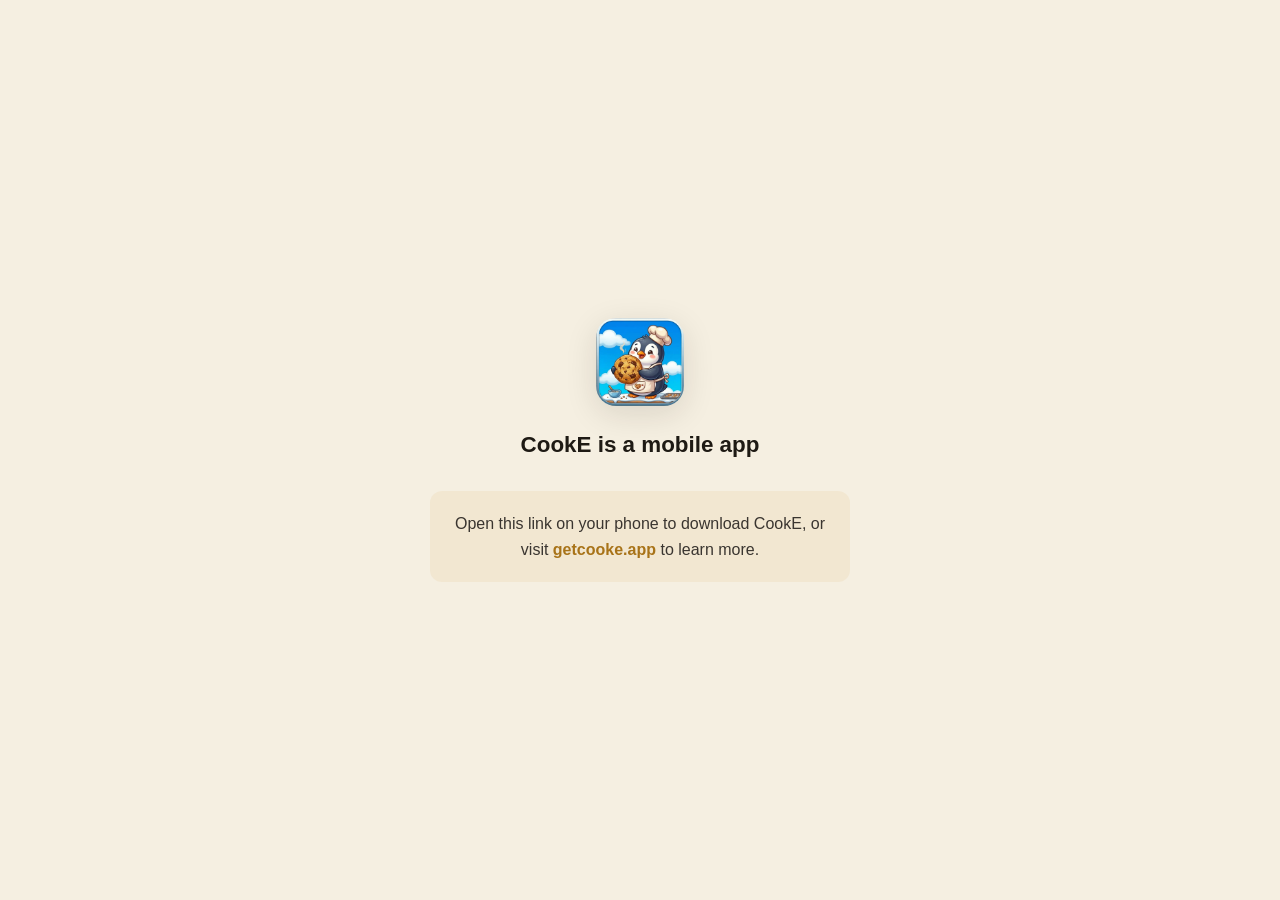
<file: open.html>
<!DOCTYPE html>
<html lang="en">
<head>
  <meta charset="UTF-8">
  <meta name="viewport" content="width=device-width, initial-scale=1.0">
  <title>Opening CookE...</title>
  <meta name="description" content="Opening the CookE app on your device.">
  <meta name="robots" content="noindex, nofollow">
  <link rel="icon" href="assets/icon/CookE_Icon_512.jpg" type="image/jpeg">
  <meta name="theme-color" content="#C48A1E">

  <!--
    This page is the universal CTA target for CookE marketing emails and
    transactional messages. A single URL (https://getcooke.app/open) handles
    every recipient: mobile users get redirected into the app (if installed)
    or to their platform's store; desktop users get a "use your phone" hint.

    Future upgrade path: add /.well-known/apple-app-site-association and
    /.well-known/assetlinks.json + entitlements in the mobile app, and
    iOS/Android will intercept this URL as a Universal Link / App Link BEFORE
    the browser loads this page — opening the installed app directly. The
    HTML and JS below become the fallback for the "app not installed" case,
    which is exactly what we want.
  -->

  <style>
    * { margin: 0; padding: 0; box-sizing: border-box; }
    html, body { height: 100%; }
    body {
      font-family: 'Inter', -apple-system, BlinkMacSystemFont, "Segoe UI", Roboto, sans-serif;
      background: #F5EFE1;
      color: #1E1A14;
      display: flex;
      flex-direction: column;
      align-items: center;
      justify-content: center;
      padding: 2rem;
      text-align: center;
      -webkit-font-smoothing: antialiased;
    }
    .logo {
      width: 88px;
      height: 88px;
      border-radius: 20px;
      margin-bottom: 1.5rem;
      box-shadow: 0 8px 32px rgba(30, 26, 20, 0.12);
    }
    h1 {
      font-size: 1.4rem;
      font-weight: 600;
      margin-bottom: 0.5rem;
      line-height: 1.3;
    }
    p {
      color: #3A3530;
      font-size: 1rem;
      line-height: 1.6;
      max-width: 380px;
    }
    .spinner {
      margin-top: 1.75rem;
      width: 28px;
      height: 28px;
      border: 3px solid rgba(196, 138, 30, 0.2);
      border-top-color: #C48A1E;
      border-radius: 50%;
      animation: spin 0.8s linear infinite;
    }
    @keyframes spin { to { transform: rotate(360deg); } }
    .hidden { display: none; }
    .desktop-card {
      margin-top: 1.5rem;
      padding: 1.25rem 1.5rem;
      background: rgba(196, 138, 30, 0.08);
      border-radius: 12px;
      max-width: 420px;
    }
    .desktop-card a {
      color: #A87318;
      text-decoration: none;
      font-weight: 600;
    }
    .desktop-card a:hover { text-decoration: underline; }
  </style>
</head>
<body>
  <img class="logo" src="assets/icon/CookE_Icon_512.jpg" alt="CookE">
  <h1 id="headline">Opening CookE...</h1>
  <p id="subtext">One moment while we hand you off to the app.</p>
  <div class="spinner" id="spinner"></div>

  <div class="desktop-card hidden" id="desktop-card">
    <p>Open this link on your phone to download CookE, or visit <a href="https://getcooke.app">getcooke.app</a> to learn more.</p>
  </div>

  <script>
    (function () {
      var IOS_URL = 'https://apps.apple.com/app/id6760226469';
      var ANDROID_URL = 'https://play.google.com/store/apps/details?id=com.cooke.app';
      var IOS_SCHEME = 'cooke://';
      var FALLBACK_MS = 1500;

      var ua = navigator.userAgent || '';
      var isIOS = /iPhone|iPad|iPod/i.test(ua);
      var isAndroid = /Android/i.test(ua);
      var isMobile = isIOS || isAndroid;

      if (!isMobile) {
        // Desktop (or unknown): show a "use your phone" message, no auto-redirect.
        document.getElementById('headline').textContent = 'CookE is a mobile app';
        document.getElementById('subtext').classList.add('hidden');
        document.getElementById('spinner').classList.add('hidden');
        document.getElementById('desktop-card').classList.remove('hidden');
        return;
      }

      if (isAndroid) {
        // Chrome on Android blocks raw custom-scheme navigation from JS as an
        // anti-abuse measure. The official way to launch an app from a web
        // page is the intent:// URI format, which includes the package name
        // so Chrome can verify + natively handle the "not installed" case
        // via S.browser_fallback_url. No setTimeout needed — Chrome figures
        // out whether the app is installed in real time.
        //
        // See: https://developer.chrome.com/docs/android/intents/
        var intentUrl =
          'intent://home#Intent;' +
          'scheme=cooke;' +
          'package=com.cooke.app;' +
          'S.browser_fallback_url=' + encodeURIComponent(ANDROID_URL) + ';' +
          'end';
        window.location.replace(intentUrl);
        return;
      }

      // iOS: Safari is more lenient and accepts JS-initiated custom scheme
      // navigation. The document.hidden check prevents the fallback timer
      // from firing after the app successfully took focus.
      window.location.href = IOS_SCHEME;
      setTimeout(function () {
        if (!document.hidden) {
          window.location.replace(IOS_URL);
        }
      }, FALLBACK_MS);
    })();
  </script>
</body>
</html>
</file>
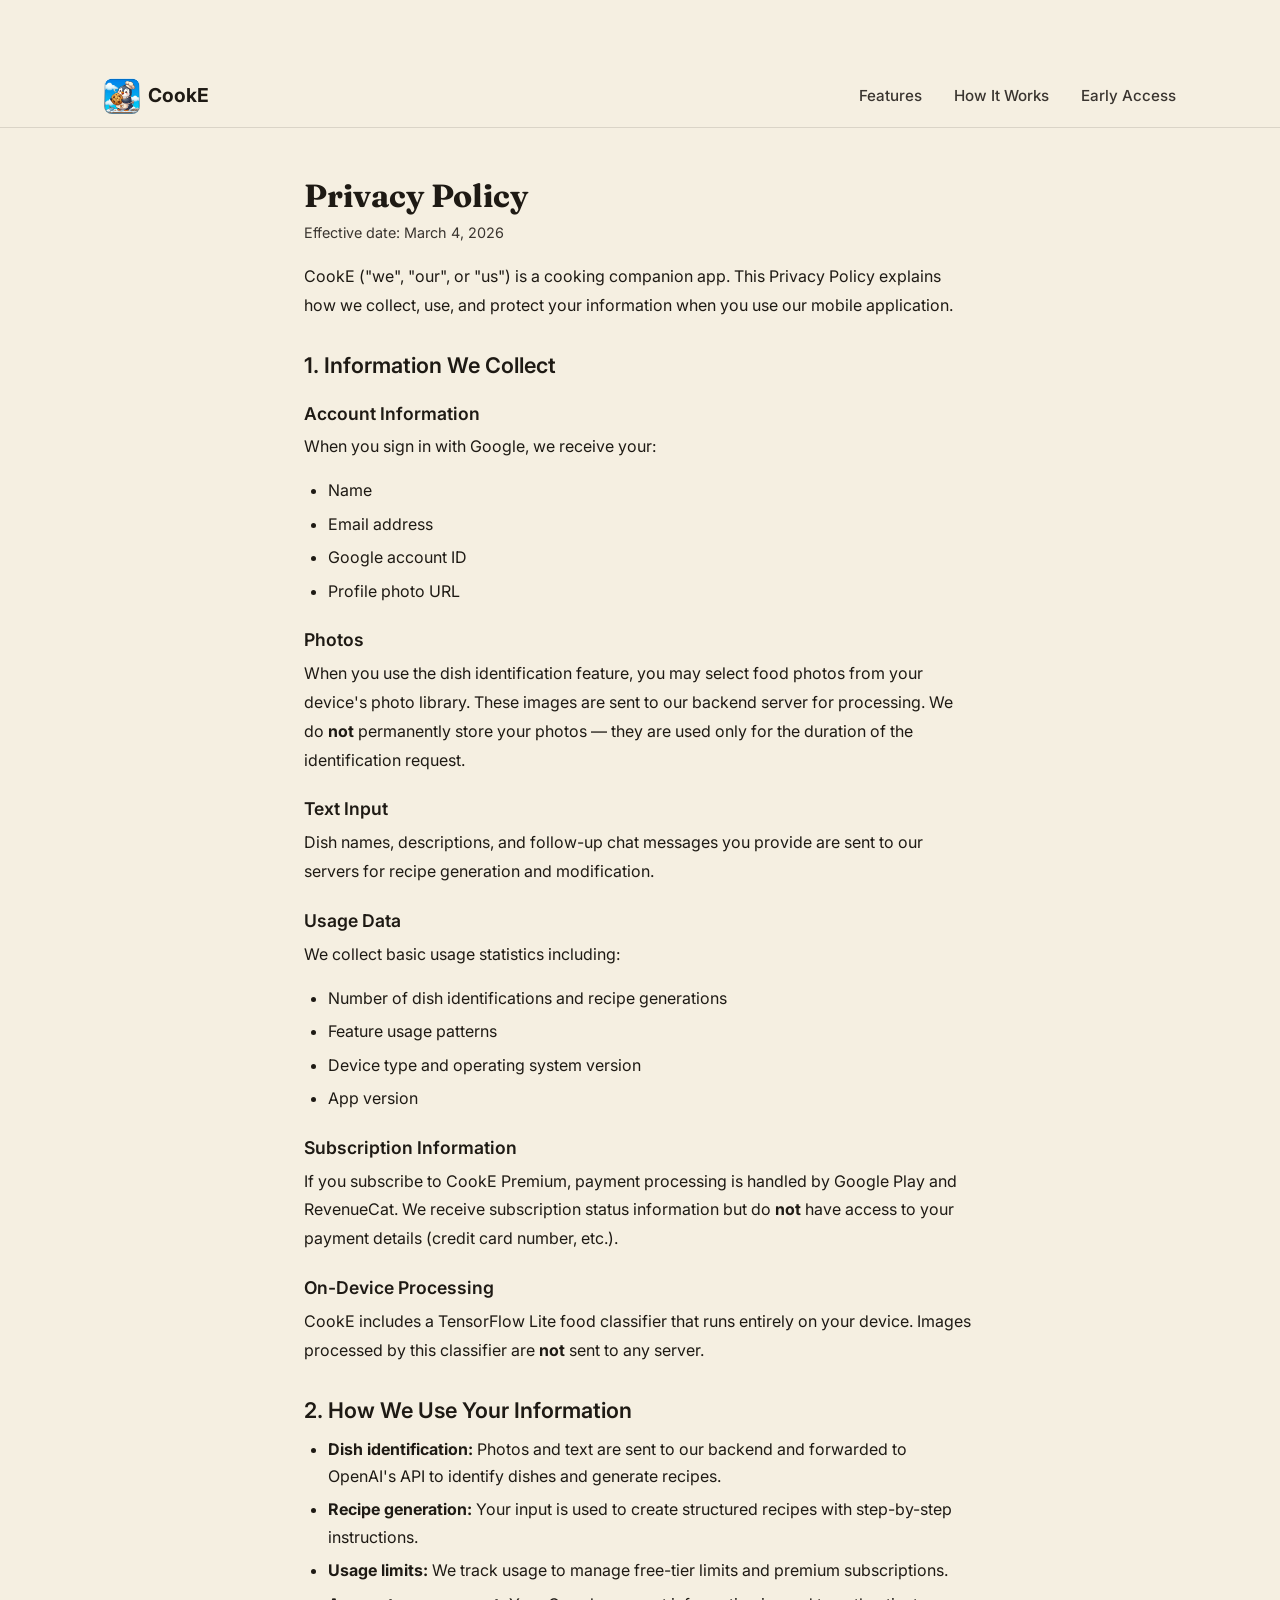
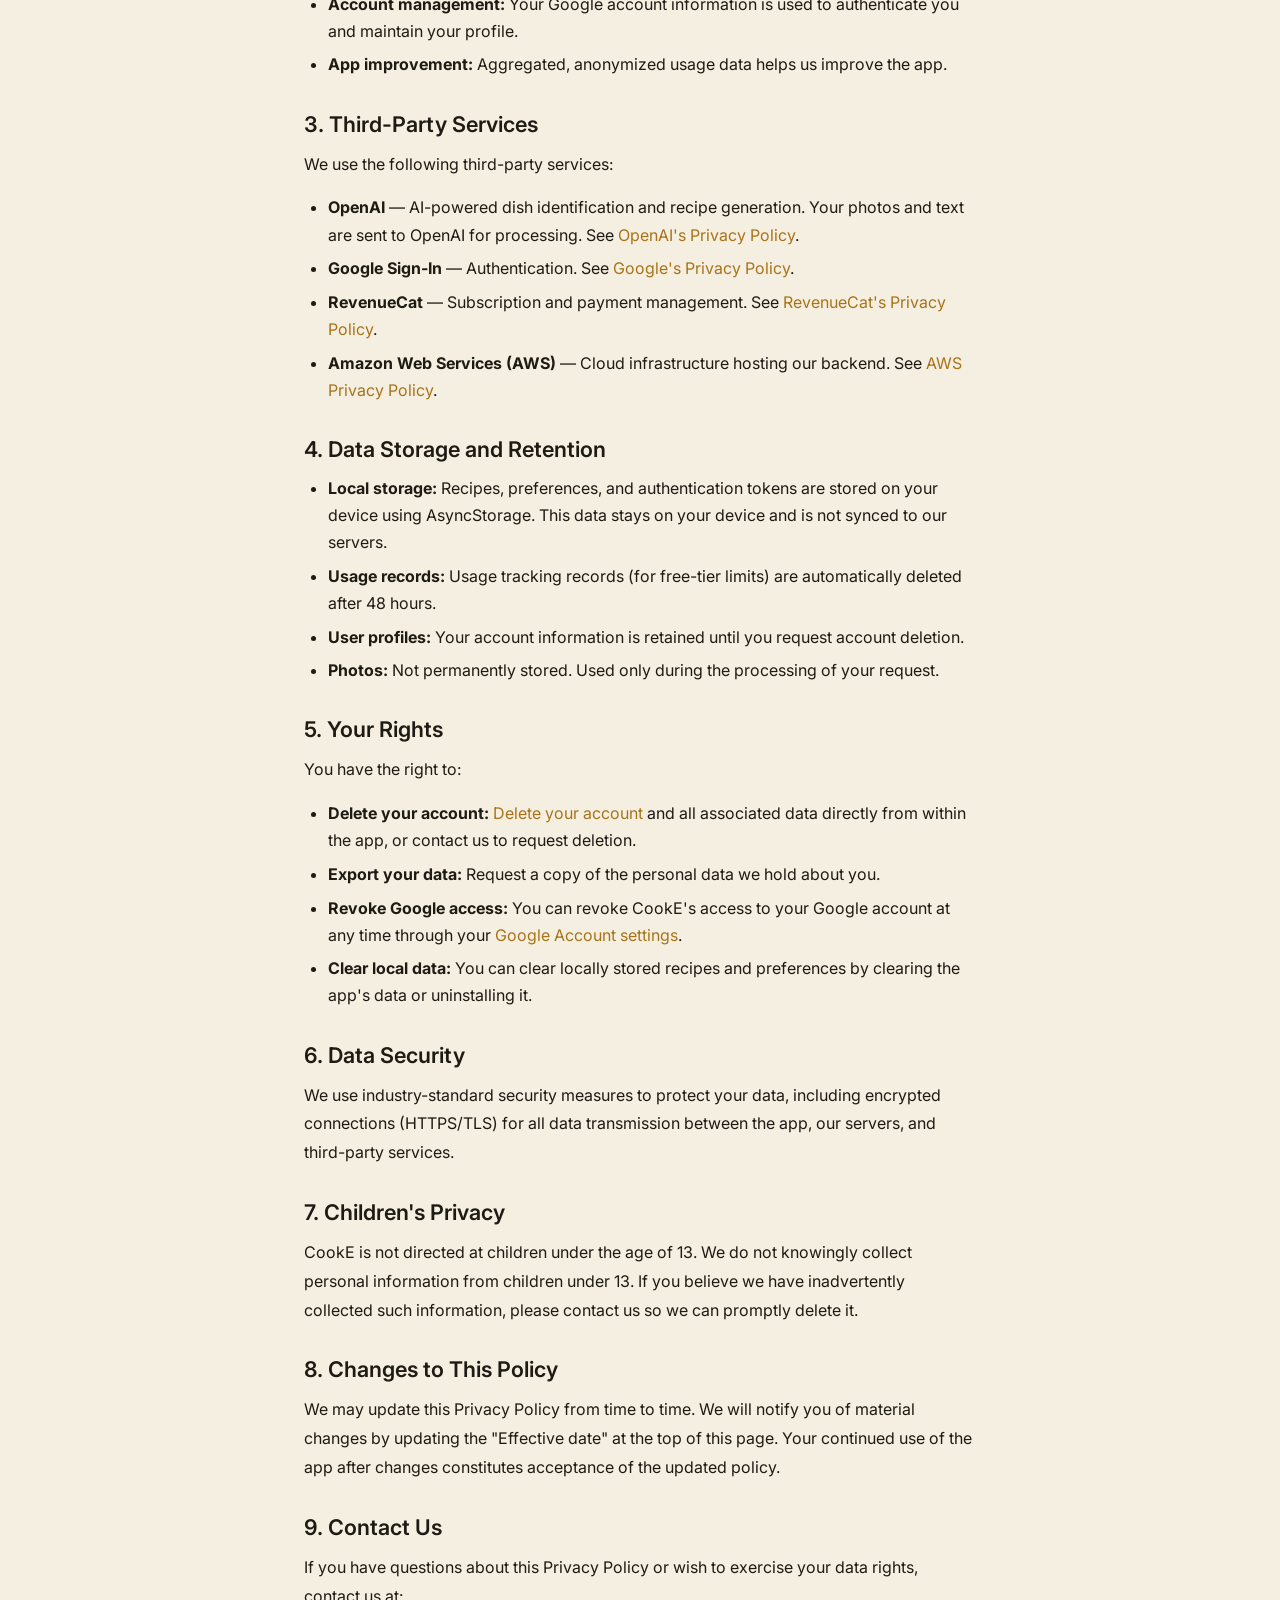
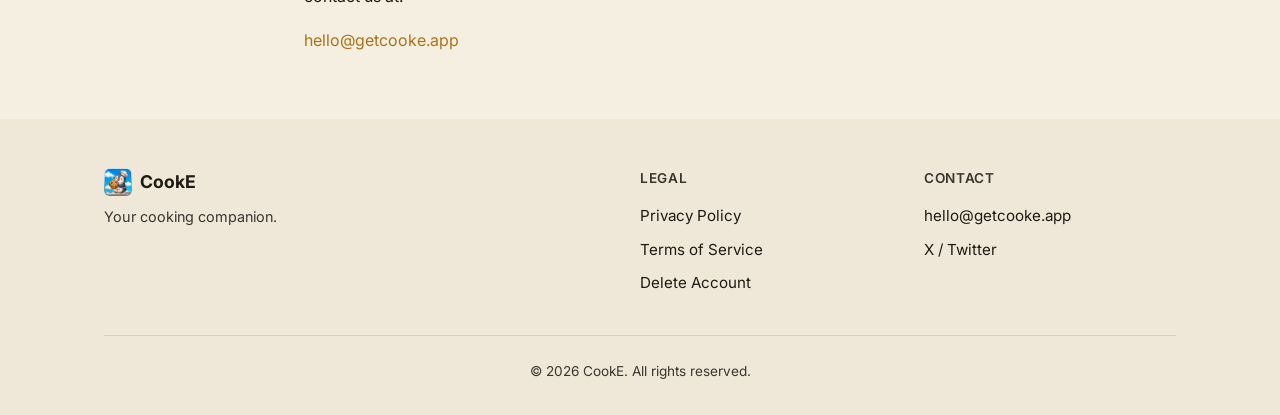
<file: privacy-policy.html>
<!DOCTYPE html>
<html lang="en">
<head>
  <meta charset="UTF-8">
  <meta name="viewport" content="width=device-width, initial-scale=1.0">
  <title>Privacy Policy — CookE</title>
  <meta name="description" content="Learn how CookE collects, uses, and protects your information. We use OpenAI for recipe generation and TensorFlow Lite for on-device dish classification.">
  <meta name="robots" content="index, follow">
  <link rel="canonical" href="https://getcooke.app/privacy-policy.html">
  <meta name="theme-color" content="#C48A1E">
  <link rel="icon" href="assets/icon/CookE_Icon_512.jpg" type="image/jpeg">
  <link rel="preconnect" href="https://fonts.googleapis.com">
  <link rel="preconnect" href="https://fonts.gstatic.com" crossorigin>
  <link href="https://fonts.googleapis.com/css2?family=Inter:wght@400;500;600;700&family=Fraunces:ital,opsz,wght@0,9..144,600;1,9..144,600&family=Caveat:wght@500&display=swap" rel="stylesheet">
  <link rel="stylesheet" href="style.css">
</head>
<body class="page-legal">

  <nav class="site-nav">
    <div class="container">
      <a href="/" class="nav-brand">
        <img src="assets/icon/CookE_Icon_512.jpg" alt="CookE icon" width="36" height="36">
        CookE
      </a>
      <button class="hamburger" aria-label="Toggle menu">
        <span></span><span></span><span></span>
      </button>
      <ul class="nav-links">
        <li><a href="/#features">Features</a></li>
        <li><a href="/#how-it-works">How It Works</a></li>
        <li><a href="/#early-access">Early Access</a></li>
      </ul>
    </div>
  </nav>

  <main>
    <h1>Privacy Policy</h1>
    <p class="effective-date">Effective date: March 4, 2026</p>

    <p>CookE ("we", "our", or "us") is a cooking companion app. This Privacy Policy explains how we collect, use, and protect your information when you use our mobile application.</p>

    <h2>1. Information We Collect</h2>

    <h3>Account Information</h3>
    <p>When you sign in with Google, we receive your:</p>
    <ul>
      <li>Name</li>
      <li>Email address</li>
      <li>Google account ID</li>
      <li>Profile photo URL</li>
    </ul>

    <h3>Photos</h3>
    <p>When you use the dish identification feature, you may select food photos from your device's photo library. These images are sent to our backend server for processing. We do <strong>not</strong> permanently store your photos — they are used only for the duration of the identification request.</p>

    <h3>Text Input</h3>
    <p>Dish names, descriptions, and follow-up chat messages you provide are sent to our servers for recipe generation and modification.</p>

    <h3>Usage Data</h3>
    <p>We collect basic usage statistics including:</p>
    <ul>
      <li>Number of dish identifications and recipe generations</li>
      <li>Feature usage patterns</li>
      <li>Device type and operating system version</li>
      <li>App version</li>
    </ul>

    <h3>Subscription Information</h3>
    <p>If you subscribe to CookE Premium, payment processing is handled by Google Play and RevenueCat. We receive subscription status information but do <strong>not</strong> have access to your payment details (credit card number, etc.).</p>

    <h3>On-Device Processing</h3>
    <p>CookE includes a TensorFlow Lite food classifier that runs entirely on your device. Images processed by this classifier are <strong>not</strong> sent to any server.</p>

    <h2>2. How We Use Your Information</h2>
    <ul>
      <li><strong>Dish identification:</strong> Photos and text are sent to our backend and forwarded to OpenAI's API to identify dishes and generate recipes.</li>
      <li><strong>Recipe generation:</strong> Your input is used to create structured recipes with step-by-step instructions.</li>
      <li><strong>Usage limits:</strong> We track usage to manage free-tier limits and premium subscriptions.</li>
      <li><strong>Account management:</strong> Your Google account information is used to authenticate you and maintain your profile.</li>
      <li><strong>App improvement:</strong> Aggregated, anonymized usage data helps us improve the app.</li>
    </ul>

    <h2>3. Third-Party Services</h2>
    <p>We use the following third-party services:</p>
    <ul>
      <li><strong>OpenAI</strong> — AI-powered dish identification and recipe generation. Your photos and text are sent to OpenAI for processing. See <a href="https://openai.com/privacy" target="_blank" rel="noopener">OpenAI's Privacy Policy</a>.</li>
      <li><strong>Google Sign-In</strong> — Authentication. See <a href="https://policies.google.com/privacy" target="_blank" rel="noopener">Google's Privacy Policy</a>.</li>
      <li><strong>RevenueCat</strong> — Subscription and payment management. See <a href="https://www.revenuecat.com/privacy" target="_blank" rel="noopener">RevenueCat's Privacy Policy</a>.</li>
      <li><strong>Amazon Web Services (AWS)</strong> — Cloud infrastructure hosting our backend. See <a href="https://aws.amazon.com/privacy/" target="_blank" rel="noopener">AWS Privacy Policy</a>.</li>
    </ul>

    <h2>4. Data Storage and Retention</h2>
    <ul>
      <li><strong>Local storage:</strong> Recipes, preferences, and authentication tokens are stored on your device using AsyncStorage. This data stays on your device and is not synced to our servers.</li>
      <li><strong>Usage records:</strong> Usage tracking records (for free-tier limits) are automatically deleted after 48 hours.</li>
      <li><strong>User profiles:</strong> Your account information is retained until you request account deletion.</li>
      <li><strong>Photos:</strong> Not permanently stored. Used only during the processing of your request.</li>
    </ul>

    <h2>5. Your Rights</h2>
    <p>You have the right to:</p>
    <ul>
      <li><strong>Delete your account:</strong> <a href="delete-account.html">Delete your account</a> and all associated data directly from within the app, or contact us to request deletion.</li>
      <li><strong>Export your data:</strong> Request a copy of the personal data we hold about you.</li>
      <li><strong>Revoke Google access:</strong> You can revoke CookE's access to your Google account at any time through your <a href="https://myaccount.google.com/permissions" target="_blank" rel="noopener">Google Account settings</a>.</li>
      <li><strong>Clear local data:</strong> You can clear locally stored recipes and preferences by clearing the app's data or uninstalling it.</li>
    </ul>

    <h2>6. Data Security</h2>
    <p>We use industry-standard security measures to protect your data, including encrypted connections (HTTPS/TLS) for all data transmission between the app, our servers, and third-party services.</p>

    <h2>7. Children's Privacy</h2>
    <p>CookE is not directed at children under the age of 13. We do not knowingly collect personal information from children under 13. If you believe we have inadvertently collected such information, please contact us so we can promptly delete it.</p>

    <h2>8. Changes to This Policy</h2>
    <p>We may update this Privacy Policy from time to time. We will notify you of material changes by updating the "Effective date" at the top of this page. Your continued use of the app after changes constitutes acceptance of the updated policy.</p>

    <h2>9. Contact Us</h2>
    <p>If you have questions about this Privacy Policy or wish to exercise your data rights, contact us at:</p>
    <p><a href="mailto:hello@getcooke.app">hello@getcooke.app</a></p>
  </main>

  <footer class="site-footer">
    <div class="container">
      <div class="footer-grid">
        <div>
          <div class="footer-brand">
            <img src="assets/icon/CookE_Icon_512.jpg" alt="CookE" width="28" height="28">
            CookE
          </div>
          <p class="footer-tagline">Your cooking companion.</p>
        </div>
        <div>
          <h4>Legal</h4>
          <ul class="footer-links">
            <li><a href="privacy-policy.html">Privacy Policy</a></li>
            <li><a href="terms-of-service.html">Terms of Service</a></li>
            <li><a href="delete-account.html">Delete Account</a></li>
          </ul>
        </div>
        <div>
          <h4>Contact</h4>
          <ul class="footer-links">
            <li><a href="mailto:hello@getcooke.app">hello@getcooke.app</a></li>
            <li><a href="https://x.com/getcooke_app" target="_blank" rel="noopener">X / Twitter</a></li>
          </ul>
        </div>
      </div>
      <div class="footer-bottom">
        &copy; 2026 CookE. All rights reserved.
      </div>
    </div>
  </footer>

  <script src="app.js" defer></script>
</body>
</html>
</file>
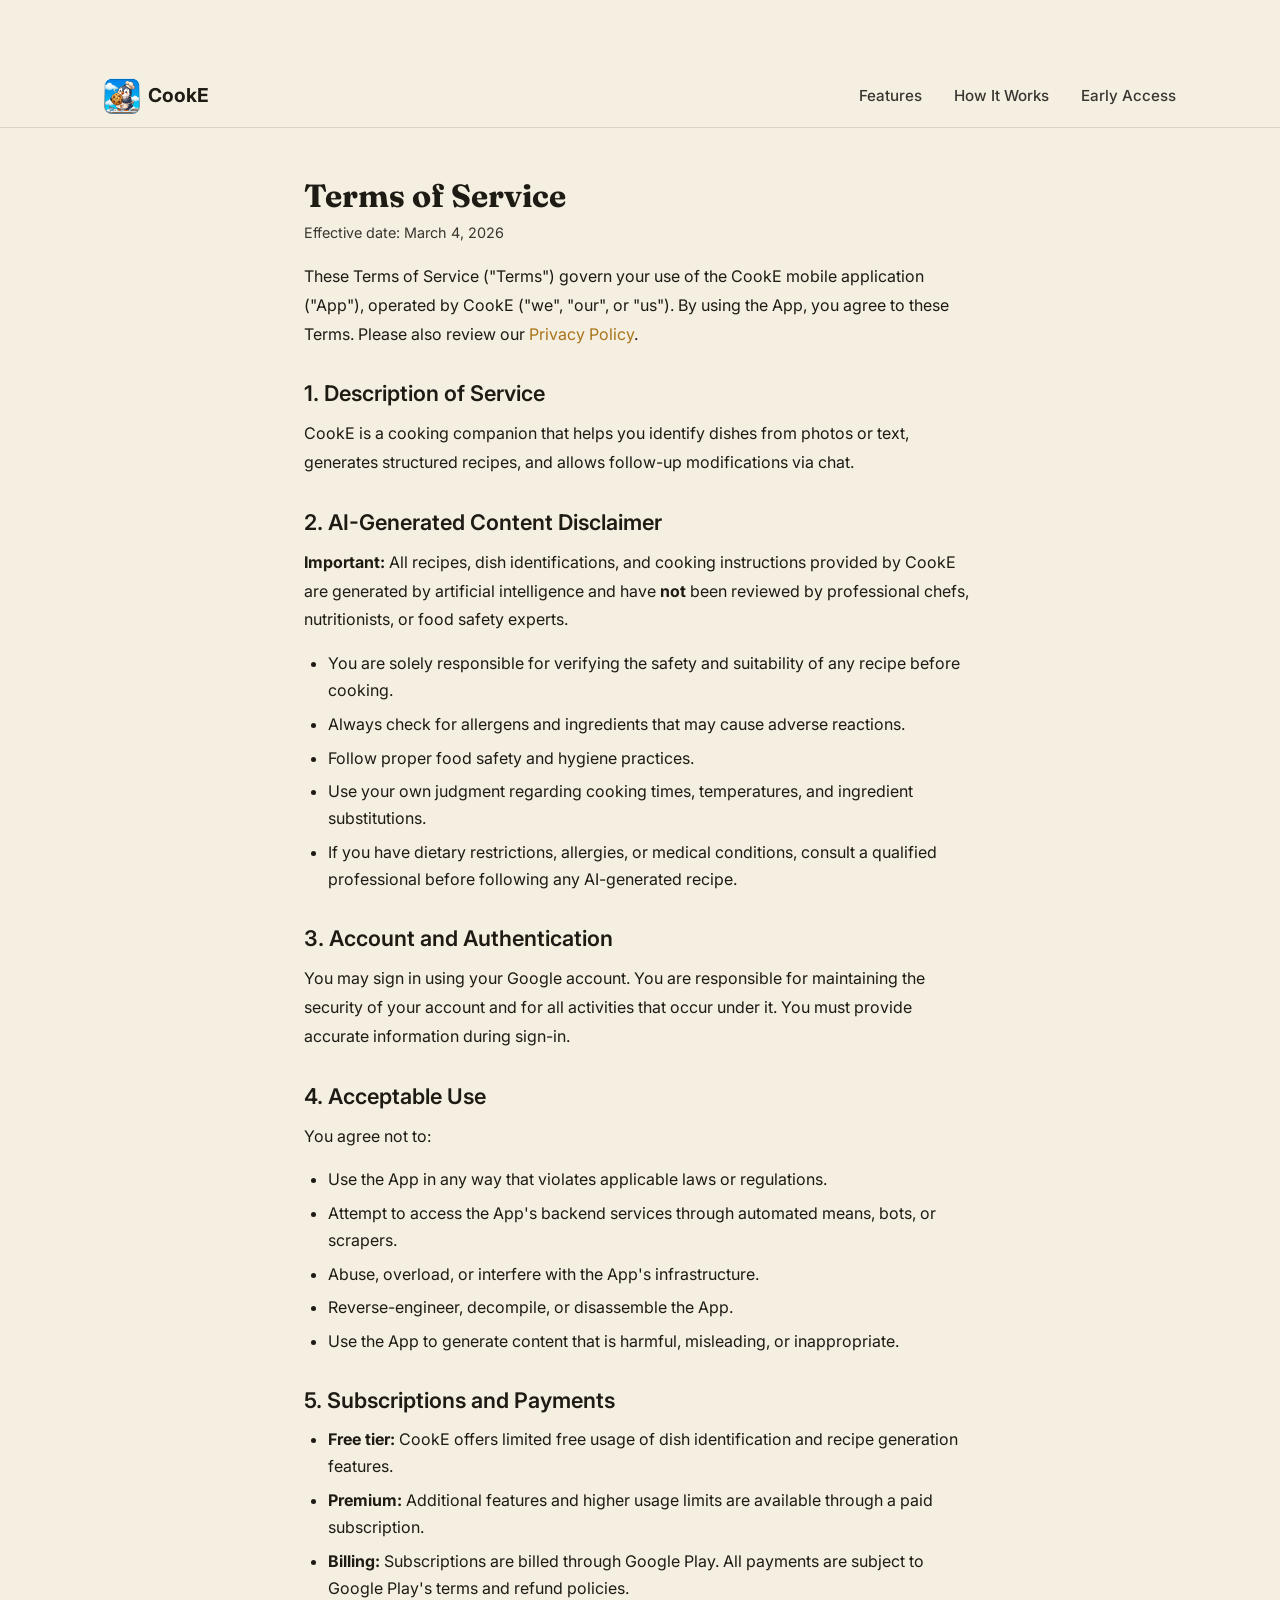
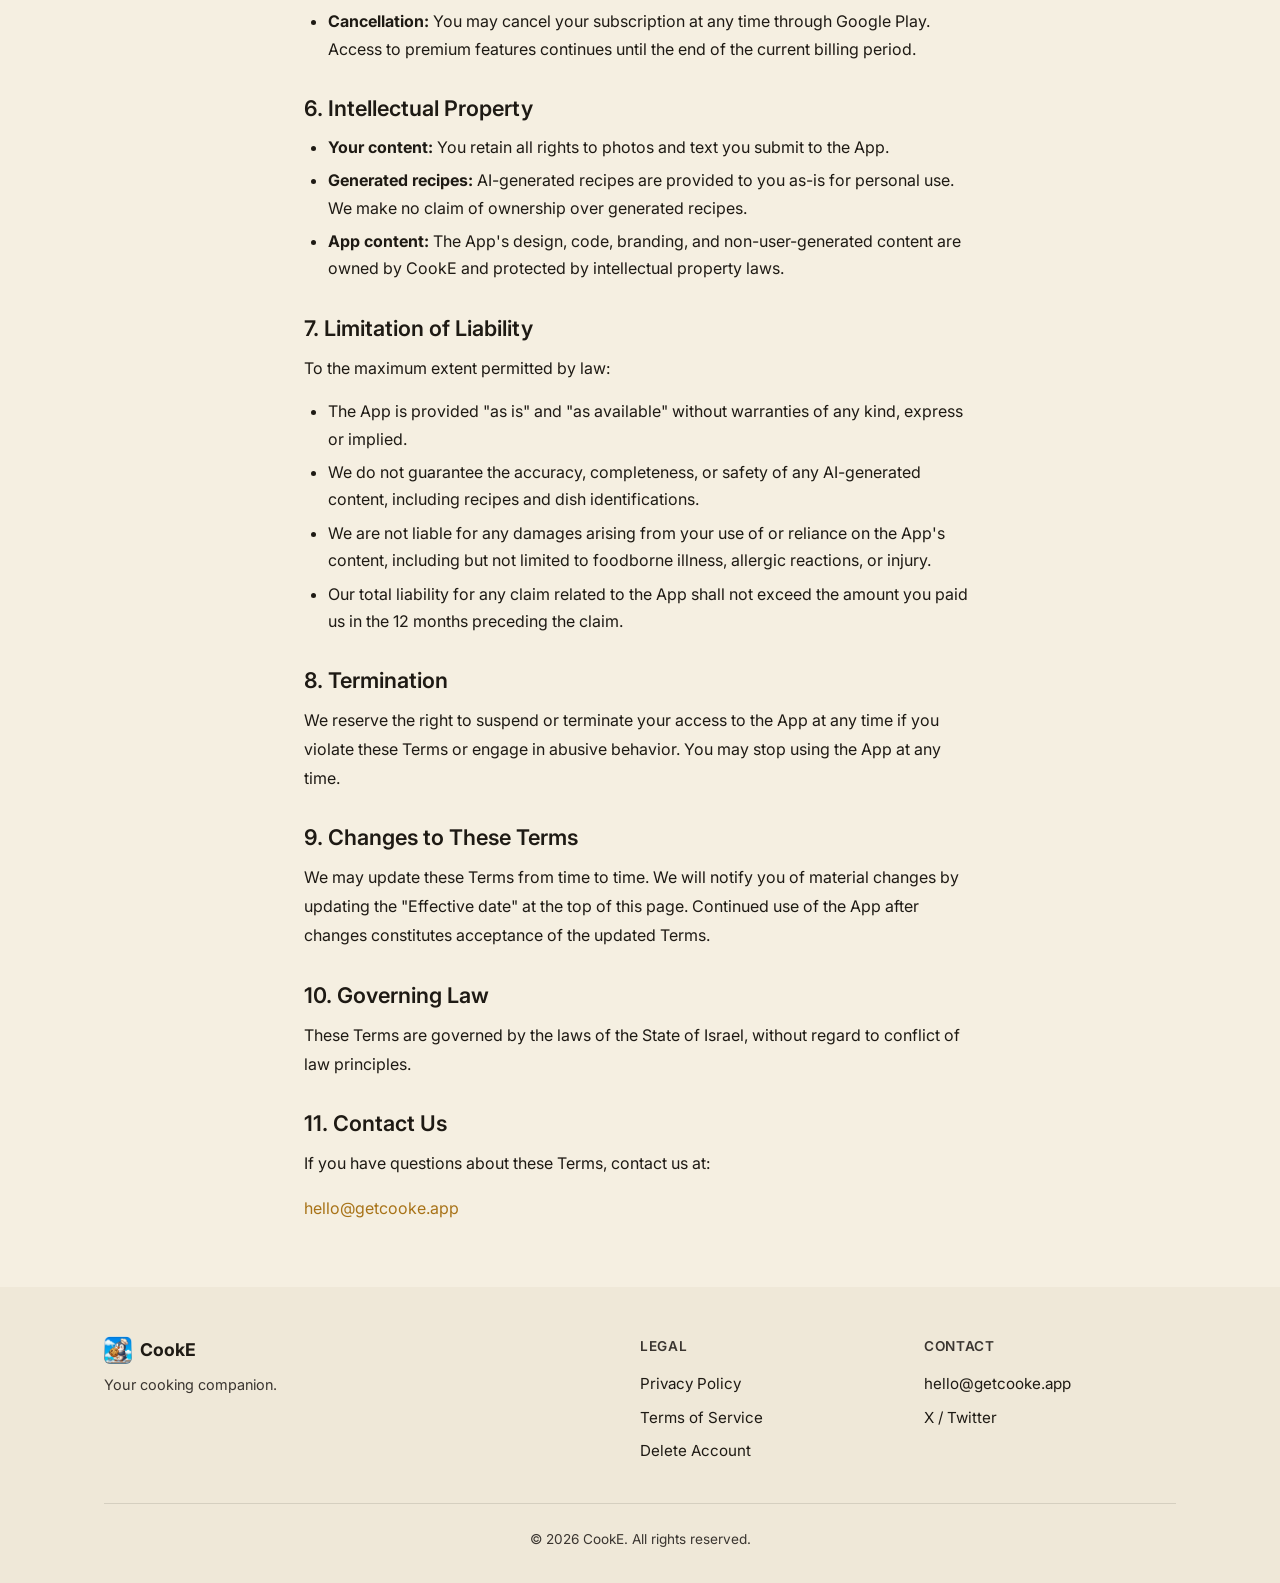
<file: terms-of-service.html>
<!DOCTYPE html>
<html lang="en">
<head>
  <meta charset="UTF-8">
  <meta name="viewport" content="width=device-width, initial-scale=1.0">
  <title>Terms of Service — CookE</title>
  <meta name="description" content="Terms of Service for CookE, the AI cooking companion app. Covers usage, subscriptions, AI-generated content disclaimers, and intellectual property.">
  <meta name="robots" content="index, follow">
  <link rel="canonical" href="https://getcooke.app/terms-of-service.html">
  <meta name="theme-color" content="#C48A1E">
  <link rel="icon" href="assets/icon/CookE_Icon_512.jpg" type="image/jpeg">
  <link rel="preconnect" href="https://fonts.googleapis.com">
  <link rel="preconnect" href="https://fonts.gstatic.com" crossorigin>
  <link href="https://fonts.googleapis.com/css2?family=Inter:wght@400;500;600;700&family=Fraunces:ital,opsz,wght@0,9..144,600;1,9..144,600&family=Caveat:wght@500&display=swap" rel="stylesheet">
  <link rel="stylesheet" href="style.css">
</head>
<body class="page-legal">

  <nav class="site-nav">
    <div class="container">
      <a href="/" class="nav-brand">
        <img src="assets/icon/CookE_Icon_512.jpg" alt="CookE icon" width="36" height="36">
        CookE
      </a>
      <button class="hamburger" aria-label="Toggle menu">
        <span></span><span></span><span></span>
      </button>
      <ul class="nav-links">
        <li><a href="/#features">Features</a></li>
        <li><a href="/#how-it-works">How It Works</a></li>
        <li><a href="/#early-access">Early Access</a></li>
      </ul>
    </div>
  </nav>

  <main>
    <h1>Terms of Service</h1>
    <p class="effective-date">Effective date: March 4, 2026</p>

    <p>These Terms of Service ("Terms") govern your use of the CookE mobile application ("App"), operated by CookE ("we", "our", or "us"). By using the App, you agree to these Terms. Please also review our <a href="privacy-policy.html">Privacy Policy</a>.</p>

    <h2>1. Description of Service</h2>
    <p>CookE is a cooking companion that helps you identify dishes from photos or text, generates structured recipes, and allows follow-up modifications via chat.</p>

    <h2>2. AI-Generated Content Disclaimer</h2>
    <p><strong>Important:</strong> All recipes, dish identifications, and cooking instructions provided by CookE are generated by artificial intelligence and have <strong>not</strong> been reviewed by professional chefs, nutritionists, or food safety experts.</p>
    <ul>
      <li>You are solely responsible for verifying the safety and suitability of any recipe before cooking.</li>
      <li>Always check for allergens and ingredients that may cause adverse reactions.</li>
      <li>Follow proper food safety and hygiene practices.</li>
      <li>Use your own judgment regarding cooking times, temperatures, and ingredient substitutions.</li>
      <li>If you have dietary restrictions, allergies, or medical conditions, consult a qualified professional before following any AI-generated recipe.</li>
    </ul>

    <h2>3. Account and Authentication</h2>
    <p>You may sign in using your Google account. You are responsible for maintaining the security of your account and for all activities that occur under it. You must provide accurate information during sign-in.</p>

    <h2>4. Acceptable Use</h2>
    <p>You agree not to:</p>
    <ul>
      <li>Use the App in any way that violates applicable laws or regulations.</li>
      <li>Attempt to access the App's backend services through automated means, bots, or scrapers.</li>
      <li>Abuse, overload, or interfere with the App's infrastructure.</li>
      <li>Reverse-engineer, decompile, or disassemble the App.</li>
      <li>Use the App to generate content that is harmful, misleading, or inappropriate.</li>
    </ul>

    <h2>5. Subscriptions and Payments</h2>
    <ul>
      <li><strong>Free tier:</strong> CookE offers limited free usage of dish identification and recipe generation features.</li>
      <li><strong>Premium:</strong> Additional features and higher usage limits are available through a paid subscription.</li>
      <li><strong>Billing:</strong> Subscriptions are billed through Google Play. All payments are subject to Google Play's terms and refund policies.</li>
      <li><strong>Cancellation:</strong> You may cancel your subscription at any time through Google Play. Access to premium features continues until the end of the current billing period.</li>
    </ul>

    <h2>6. Intellectual Property</h2>
    <ul>
      <li><strong>Your content:</strong> You retain all rights to photos and text you submit to the App.</li>
      <li><strong>Generated recipes:</strong> AI-generated recipes are provided to you as-is for personal use. We make no claim of ownership over generated recipes.</li>
      <li><strong>App content:</strong> The App's design, code, branding, and non-user-generated content are owned by CookE and protected by intellectual property laws.</li>
    </ul>

    <h2>7. Limitation of Liability</h2>
    <p>To the maximum extent permitted by law:</p>
    <ul>
      <li>The App is provided "as is" and "as available" without warranties of any kind, express or implied.</li>
      <li>We do not guarantee the accuracy, completeness, or safety of any AI-generated content, including recipes and dish identifications.</li>
      <li>We are not liable for any damages arising from your use of or reliance on the App's content, including but not limited to foodborne illness, allergic reactions, or injury.</li>
      <li>Our total liability for any claim related to the App shall not exceed the amount you paid us in the 12 months preceding the claim.</li>
    </ul>

    <h2>8. Termination</h2>
    <p>We reserve the right to suspend or terminate your access to the App at any time if you violate these Terms or engage in abusive behavior. You may stop using the App at any time.</p>

    <h2>9. Changes to These Terms</h2>
    <p>We may update these Terms from time to time. We will notify you of material changes by updating the "Effective date" at the top of this page. Continued use of the App after changes constitutes acceptance of the updated Terms.</p>

    <h2>10. Governing Law</h2>
    <p>These Terms are governed by the laws of the State of Israel, without regard to conflict of law principles.</p>

    <h2>11. Contact Us</h2>
    <p>If you have questions about these Terms, contact us at:</p>
    <p><a href="mailto:hello@getcooke.app">hello@getcooke.app</a></p>
  </main>

  <footer class="site-footer">
    <div class="container">
      <div class="footer-grid">
        <div>
          <div class="footer-brand">
            <img src="assets/icon/CookE_Icon_512.jpg" alt="CookE" width="28" height="28">
            CookE
          </div>
          <p class="footer-tagline">Your cooking companion.</p>
        </div>
        <div>
          <h4>Legal</h4>
          <ul class="footer-links">
            <li><a href="privacy-policy.html">Privacy Policy</a></li>
            <li><a href="terms-of-service.html">Terms of Service</a></li>
            <li><a href="delete-account.html">Delete Account</a></li>
          </ul>
        </div>
        <div>
          <h4>Contact</h4>
          <ul class="footer-links">
            <li><a href="mailto:hello@getcooke.app">hello@getcooke.app</a></li>
            <li><a href="https://x.com/getcooke_app" target="_blank" rel="noopener">X / Twitter</a></li>
          </ul>
        </div>
      </div>
      <div class="footer-bottom">
        &copy; 2026 CookE. All rights reserved.
      </div>
    </div>
  </footer>

  <script src="app.js" defer></script>
</body>
</html>
</file>
<file: style.css>
/* ===== Design Tokens — Saffron Editorial ===== */
:root {
  --bg: #F5EFE1;
  --bg-alt: #EFE8D8;
  --surface: #FAF6EF;
  --accent: #C48A1E;
  --accent-dark: #A87318;
  --accent-warm: #C65D3B;
  --text: #1E1A14;
  --text-light: #3A3530;
  --text-muted: #6B6052;
  --white: #FAF6EF;
  --border: rgba(30, 26, 20, 0.12);
  --border-light: rgba(30, 26, 20, 0.06);
  --radius: 16px;
  --radius-sm: 10px;
  --nav-h: 64px;
}

/* ===== Reset ===== */
*, *::before, *::after { margin: 0; padding: 0; box-sizing: border-box; }

html { scroll-behavior: smooth; }

body {
  font-family: 'Inter', -apple-system, BlinkMacSystemFont, "Segoe UI", Roboto, sans-serif;
  line-height: 1.7;
  color: var(--text);
  background: var(--bg);
  -webkit-font-smoothing: antialiased;
}

img { display: block; max-width: 100%; }

a { color: var(--accent-dark); text-decoration: none; }
a:hover { text-decoration: underline; }

h1, h2, h3 { line-height: 1.25; }

/* Saffron Editorial — serif hero, handwritten accent */
.hero h1,
.page-legal main h1 { font-family: 'Fraunces', serif; }
.accent-text { font-family: 'Caveat', cursive; }

/* ===== Utility ===== */
.container { max-width: 1120px; margin: 0 auto; padding: 0 1.5rem; }

.fade-in {
  opacity: 0;
  transform: translateY(24px);
  transition: opacity .6s ease, transform .6s ease;
}
.fade-in.visible {
  opacity: 1;
  transform: translateY(0);
}

/* ===== Navigation ===== */
.site-nav {
  position: sticky;
  top: 0;
  z-index: 100;
  background: rgba(245, 239, 225, .85);
  backdrop-filter: blur(12px);
  -webkit-backdrop-filter: blur(12px);
  border-bottom: 1px solid var(--border);
  height: var(--nav-h);
}

.site-nav .container {
  display: flex;
  align-items: center;
  justify-content: space-between;
  height: 100%;
}

.nav-brand {
  display: flex;
  align-items: center;
  gap: .5rem;
  font-weight: 700;
  font-size: 1.2rem;
  color: var(--text);
  text-decoration: none;
}

.nav-brand img { width: 36px; height: 36px; border-radius: 8px; }

.nav-links {
  display: flex;
  gap: 2rem;
  list-style: none;
}

.nav-links a {
  font-size: .95rem;
  font-weight: 500;
  color: var(--text-light);
  transition: color .2s;
}

.nav-links a:hover { color: var(--accent-dark); text-decoration: none; }

.hamburger {
  display: none;
  background: none;
  border: none;
  cursor: pointer;
  padding: .25rem;
}

.hamburger span {
  display: block;
  width: 24px;
  height: 2px;
  background: var(--text);
  margin: 5px 0;
  border-radius: 2px;
  transition: transform .3s, opacity .3s;
}

/* Mobile nav */
@media (max-width: 640px) {
  .hamburger { display: block; }

  .nav-links {
    position: fixed;
    top: var(--nav-h);
    left: 0;
    right: 0;
    background: rgba(245, 239, 225, .97);
    backdrop-filter: blur(12px);
    flex-direction: column;
    align-items: center;
    gap: 0;
    padding: 1rem 0;
    border-bottom: 1px solid var(--border);
    transform: translateY(-120%);
    transition: transform .3s ease;
  }

  .nav-links.open { transform: translateY(0); }

  .nav-links li { width: 100%; text-align: center; }

  .nav-links a {
    display: block;
    padding: .75rem 1rem;
    font-size: 1.05rem;
  }

  .hamburger.active span:nth-child(1) { transform: rotate(45deg) translate(5px, 5px); }
  .hamburger.active span:nth-child(2) { opacity: 0; }
  .hamburger.active span:nth-child(3) { transform: rotate(-45deg) translate(5px, -5px); }
}

/* ===== Hero ===== */
.hero {
  text-align: center;
  padding: 5rem 1.5rem 4rem;
}

.hero-icon {
  width: 120px;
  height: 120px;
  border-radius: 28px;
  margin: 0 auto 1.5rem;
  animation: bob 3s ease-in-out infinite;
}

@keyframes bob {
  0%, 100% { transform: translateY(0); }
  50% { transform: translateY(-10px); }
}

.hero h1 {
  font-size: 3.5rem;
  font-weight: 700;
  color: var(--text);
  margin-bottom: .5rem;
}

.hero .tagline {
  font-size: 1.35rem;
  font-weight: 500;
  color: var(--accent-dark);
  margin-bottom: 1rem;
}

.hero .description {
  max-width: 560px;
  margin: 0 auto 2rem;
  font-size: 1.1rem;
  color: var(--text-light);
}

.hero-ctas {
  display: flex;
  flex-direction: column;
  align-items: center;
  gap: .75rem;
  width: 100%;
  margin-bottom: 1rem;
}

.btn {
  display: inline-flex;
  align-items: center;
  gap: .5rem;
  padding: .85rem 2rem;
  border-radius: var(--radius-sm);
  font-size: 1.05rem;
  font-weight: 600;
  font-family: inherit;
  cursor: pointer;
  transition: background .2s, transform .15s;
  text-decoration: none;
  border: none;
}

.btn:hover { text-decoration: none; transform: translateY(-1px); }

.btn-primary {
  background: var(--accent);
  color: var(--white);
}

.btn-primary:hover { background: var(--accent-dark); }

.btn-outline {
  background: transparent;
  color: var(--accent-dark);
  border: 2px solid var(--accent);
}

.btn-outline:hover { background: rgba(196, 138, 30, .08); }

.btn-white {
  background: var(--white);
  color: var(--accent-dark);
}

.btn-white:hover { background: var(--bg-alt); }

.hero-note {
  font-size: .9rem;
  color: var(--text-light);
}

/* ===== Early Access Badge ===== */
.early-access-badge {
  display: inline-block;
  background: rgba(196, 138, 30, .12);
  color: var(--accent-dark);
  font-size: .85rem;
  font-weight: 600;
  padding: .4rem 1rem;
  border-radius: 999px;
  margin-bottom: 1.25rem;
  border: 1px solid rgba(196, 138, 30, .25);
}

/* ===== Early Access Form ===== */
.early-access-form {
  display: flex;
  gap: .75rem;
  justify-content: center;
  flex-wrap: wrap;
  max-width: 480px;
  margin: 0 auto 1rem;
}

.early-access-form input[type="email"] {
  flex: 1;
  min-width: 220px;
  padding: .85rem 1.25rem;
  border: 2px solid var(--border);
  border-radius: var(--radius-sm);
  font-size: 1rem;
  font-family: inherit;
  background: var(--white);
  color: var(--text);
  outline: none;
  transition: border-color .2s;
}

.early-access-form input[type="email"]:focus {
  border-color: var(--accent);
}

.early-access-form input[type="email"]::placeholder {
  color: var(--text-light);
}

/* Dark variant (bottom CTA section) */
.early-access-form--dark input[type="email"] {
  background: rgba(255, 255, 255, .15);
  border-color: rgba(255, 255, 255, .3);
  color: var(--white);
}

.early-access-form--dark input[type="email"]::placeholder {
  color: rgba(255, 255, 255, .6);
}

.early-access-form--dark input[type="email"]:focus {
  border-color: var(--white);
}

/* Success message */
.form-success {
  display: none;
  font-size: 1rem;
  font-weight: 600;
  color: var(--accent-dark);
  margin-bottom: 1rem;
}

.form-success.show {
  display: block;
}

.early-access-form--hidden {
  display: none;
}

.early-access-form--hidden.open {
  display: flex;
}

.form-success--dark {
  color: var(--white);
}

.cta-subtitle {
  font-size: 1.1rem;
  color: rgba(255, 255, 255, .85);
  margin-bottom: 1.5rem;
}

/* ===== Store Badges ===== */
.store-badges {
  display: flex;
  gap: .75rem;
  justify-content: center;
  flex-wrap: wrap;
}

.store-badge {
  display: flex;
  align-items: center;
  gap: .6rem;
  padding: .6rem 1.2rem;
  border-radius: var(--radius-sm);
  background: var(--text);
  color: var(--white);
  text-decoration: none;
}

.store-badge-icon {
  width: 24px;
  height: 24px;
  flex-shrink: 0;
}

.store-badge-label {
  display: block;
  font-size: .65rem;
  text-transform: uppercase;
  letter-spacing: .03em;
  opacity: .85;
}

.store-badge-store {
  display: block;
  font-size: .95rem;
  font-weight: 600;
  line-height: 1.2;
}

.store-badge.faded {
  opacity: .35;
  cursor: default;
  pointer-events: none;
}

.store-badge.faded.faded--dark {
  background: rgba(255, 255, 255, .15);
  opacity: .45;
}

/* Platform toggle */
.platform-toggle {
  display: flex;
  border-radius: var(--radius-sm);
  overflow: hidden;
  flex-shrink: 0;
  background: var(--border);
  padding: 4px;
  gap: 2px;
}

.platform-option {
  cursor: pointer;
  margin: 0;
  flex: 1;
}

.platform-option input {
  position: absolute;
  opacity: 0;
  pointer-events: none;
}

.platform-option span {
  display: flex;
  align-items: center;
  justify-content: center;
  padding: .6rem 1.2rem;
  font-size: .9rem;
  font-weight: 600;
  color: var(--text-light);
  background: transparent;
  border-radius: calc(var(--radius-sm) - 3px);
  transition: background .2s, color .2s;
  white-space: nowrap;
}

.platform-option input:checked + span {
  background: var(--accent);
  color: var(--white);
}

/* Dark variant */
.early-access-form--dark .platform-toggle {
  background: rgba(255, 255, 255, .1);
}

.early-access-form--dark .platform-option span {
  color: rgba(255, 255, 255, .6);
}

.early-access-form--dark .platform-option input:checked + span {
  background: var(--white);
  color: var(--accent-dark);
}

@media (max-width: 480px) {
  .early-access-form {
    flex-direction: column;
  }

  .early-access-form input[type="email"] {
    min-width: 0;
    width: 100%;
  }
}

/* ===== Feature Showcase ===== */
.features-showcase { padding: 4rem 0; }

.feature-block {
  display: grid;
  grid-template-columns: 1fr 1fr;
  gap: 3rem;
  align-items: center;
  margin-bottom: 5rem;
}

.feature-block:last-child { margin-bottom: 0; }

.feature-block.reverse .feature-visual { order: 2; }
.feature-block.reverse .feature-text { order: 1; }

.feature-text h2 {
  font-size: 2rem;
  font-weight: 700;
  color: var(--text);
  margin-bottom: .75rem;
}

.feature-text p {
  font-size: 1.1rem;
  color: var(--text-light);
  line-height: 1.7;
}

/* Phone mockup */
.phone-mockup {
  background: var(--text);
  border-radius: 32px;
  padding: 10px;
  max-width: 280px;
  margin: 0 auto;
  box-shadow: 0 20px 60px rgba(0, 0, 0, .15);
}

.phone-mockup img {
  border-radius: 24px;
  width: 100%;
  display: block;
}

@media (max-width: 768px) {
  .feature-block {
    grid-template-columns: 1fr;
    gap: 2rem;
    margin-bottom: 3rem;
  }
  .feature-block.reverse .feature-visual { order: -1; }
  .feature-block.reverse .feature-text { order: 1; }

  .phone-mockup { max-width: 220px; }
}

/* ===== How It Works ===== */
.how-it-works {
  background: var(--bg-alt);
  padding: 5rem 0;
}

.how-it-works h2 {
  text-align: center;
  font-size: 2.25rem;
  font-weight: 700;
  margin-bottom: 3rem;
}

.steps {
  display: grid;
  grid-template-columns: repeat(3, 1fr);
  gap: 2rem;
  position: relative;
}

.step {
  text-align: center;
  position: relative;
}

.step-number {
  display: inline-flex;
  align-items: center;
  justify-content: center;
  width: 52px;
  height: 52px;
  border-radius: 50%;
  background: var(--accent);
  color: var(--white);
  font-size: 1.3rem;
  font-weight: 700;
  margin-bottom: 1rem;
}

.step h3 {
  font-size: 1.25rem;
  font-weight: 600;
  margin-bottom: .5rem;
}

.step p {
  font-size: 1rem;
  color: var(--text-light);
  max-width: 260px;
  margin: 0 auto;
}

/* Dashed connector */
.step:not(:last-child)::after {
  content: '';
  position: absolute;
  top: 26px;
  left: calc(50% + 36px);
  width: calc(100% - 72px);
  border-top: 2px dashed var(--accent);
  opacity: .4;
}

@media (max-width: 640px) {
  .steps { grid-template-columns: 1fr; gap: 2.5rem; }
  .step:not(:last-child)::after { display: none; }
}

/* ===== Screenshot Gallery ===== */
.gallery { padding: 5rem 0; }

.gallery h2 {
  text-align: center;
  font-size: 2.25rem;
  font-weight: 700;
  margin-bottom: 2.5rem;
}

.gallery-scroll {
  display: flex;
  gap: 1.5rem;
  overflow-x: auto;
  scroll-snap-type: x mandatory;
  -webkit-overflow-scrolling: touch;
  padding: 0 1.5rem 1.5rem;
}

.gallery-scroll::-webkit-scrollbar { height: 6px; }
.gallery-scroll::-webkit-scrollbar-track { background: transparent; }
.gallery-scroll::-webkit-scrollbar-thumb { background: rgba(30, 26, 20, .2); border-radius: 3px; }

.gallery-scroll .phone-mockup {
  flex-shrink: 0;
  scroll-snap-align: center;
  max-width: 240px;
}

@media (max-width: 640px) {
  .gallery-scroll .phone-mockup { max-width: 200px; }
}

/* ===== FAQ Section ===== */
.faq-section {
  background: var(--bg-alt);
  padding: 5rem 0;
}

.faq-section h2 {
  text-align: center;
  font-size: 2.25rem;
  font-weight: 700;
  margin-bottom: 3rem;
}

.faq-item {
  max-width: 720px;
  margin: 0 auto 2rem;
}

.faq-item h3 {
  font-size: 1.15rem;
  font-weight: 600;
  color: var(--text);
  margin-bottom: .5rem;
}

.faq-item p {
  font-size: 1rem;
  color: var(--text-light);
  line-height: 1.8;
}

@media (max-width: 768px) {
  .faq-section h2 { font-size: 1.75rem; }
}

/* ===== Download CTA ===== */
.download-cta {
  background: linear-gradient(135deg, var(--accent), var(--accent-dark));
  color: var(--white);
  text-align: center;
  padding: 5rem 1.5rem;
}

.download-cta img {
  width: 64px;
  height: 64px;
  border-radius: 16px;
  margin: 0 auto 1.5rem;
}

.download-cta h2 {
  font-size: 2rem;
  font-weight: 700;
  color: var(--white);
  margin-bottom: 1.5rem;
}

.download-cta .hero-note { color: rgba(255, 255, 255, .8); }

.download-cta .btn-white { margin-bottom: 1rem; }

/* ===== Footer ===== */
.site-footer {
  background: var(--bg-alt);
  padding: 3rem 0 2rem;
}

.footer-grid {
  display: grid;
  grid-template-columns: 2fr 1fr 1fr;
  gap: 2rem;
  margin-bottom: 2rem;
}

.footer-brand {
  display: flex;
  align-items: center;
  gap: .5rem;
  font-weight: 700;
  font-size: 1.1rem;
  margin-bottom: .5rem;
  color: var(--text);
}

.footer-brand img { width: 28px; height: 28px; border-radius: 6px; }

.footer-tagline { font-size: .9rem; color: var(--text-light); }

.site-footer h4 {
  font-size: .85rem;
  font-weight: 600;
  text-transform: uppercase;
  letter-spacing: .05em;
  color: var(--text-light);
  margin-bottom: .75rem;
}

.footer-links {
  list-style: none;
}

.footer-links li { margin-bottom: .4rem; }

.footer-links a {
  font-size: .95rem;
  color: var(--text);
}

.footer-links a:hover { color: var(--accent-dark); }

.footer-bottom {
  border-top: 1px solid var(--border);
  padding-top: 1.5rem;
  text-align: center;
  font-size: .85rem;
  color: var(--text-light);
}

@media (max-width: 640px) {
  .footer-grid { grid-template-columns: 1fr; text-align: center; }
}

/* ===== Legal Pages ===== */
.page-legal {
  padding-top: var(--nav-h);
}

.page-legal main {
  max-width: 720px;
  margin: 0 auto;
  padding: 3rem 1.5rem;
}

.page-legal main h1 {
  font-size: 2rem;
  font-weight: 700;
  margin-bottom: .25rem;
}

.page-legal main h2 {
  font-size: 1.35rem;
  font-weight: 600;
  margin-top: 2rem;
  margin-bottom: .75rem;
}

.page-legal main h3 {
  font-size: 1.1rem;
  font-weight: 600;
  margin-top: 1.5rem;
  margin-bottom: .5rem;
}

.page-legal main p {
  margin-bottom: 1rem;
  line-height: 1.8;
}

.page-legal main ul,
.page-legal main ol {
  margin-bottom: 1rem;
  padding-left: 1.5rem;
}

.page-legal main li { margin-bottom: .4rem; }

.effective-date {
  color: var(--text-light);
  font-size: .9rem;
  margin-bottom: 2rem;
}

/* ===== iOS notice & waitlist ===== */
.hero-waitlist-label {
  font-size: 1rem;
  color: var(--text-light);
  margin-bottom: 0;
  text-align: center;
}

.ios-waitlist-label {
  font-size: .95rem;
  color: rgba(255,255,255,.8);
  margin-top: 2rem;
  margin-bottom: .75rem;
}

.ios-waitlist-form {
  display: flex;
  gap: .5rem;
  max-width: 420px;
  margin: 0 auto;
  justify-content: center;
}

.ios-waitlist-form input[type="email"] {
  flex: 1;
  padding: .75rem 1rem;
  border: 2px solid rgba(255,255,255,.3);
  border-radius: var(--radius-sm);
  background: rgba(255,255,255,.1);
  color: #fff;
  font-size: 1rem;
}

.ios-waitlist-form input[type="email"]::placeholder {
  color: rgba(255,255,255,.5);
}

.ios-waitlist-form .btn {
  flex-shrink: 0;
}

.ios-waitlist-form .btn:disabled {
  opacity: .6;
  cursor: not-allowed;
}

/* ===== Store listing gallery ===== */
.gallery-scroll--store {
  display: flex;
  gap: 20px;
  overflow-x: auto;
  scroll-snap-type: x mandatory;
  -webkit-overflow-scrolling: touch;
  padding: 0 24px 24px;
}

.store-listing-img {
  width: 380px;
  height: auto;
  border-radius: 16px;
  flex-shrink: 0;
  scroll-snap-align: center;
  box-shadow: 0 4px 24px rgba(0,0,0,.1);
}

@media (max-width: 640px) {
  .store-listing-img { width: 280px; }
  .ios-waitlist-form { flex-direction: column; }
}

/* ===== Responsive Typography ===== */
@media (max-width: 768px) {
  .hero h1 { font-size: 2.5rem; }
  .hero .tagline { font-size: 1.15rem; }
  .hero .description { font-size: 1rem; }
  .feature-text h2 { font-size: 1.6rem; }
  .how-it-works h2, .gallery h2, .faq-section h2, .download-cta h2 { font-size: 1.75rem; }

}
</file>
